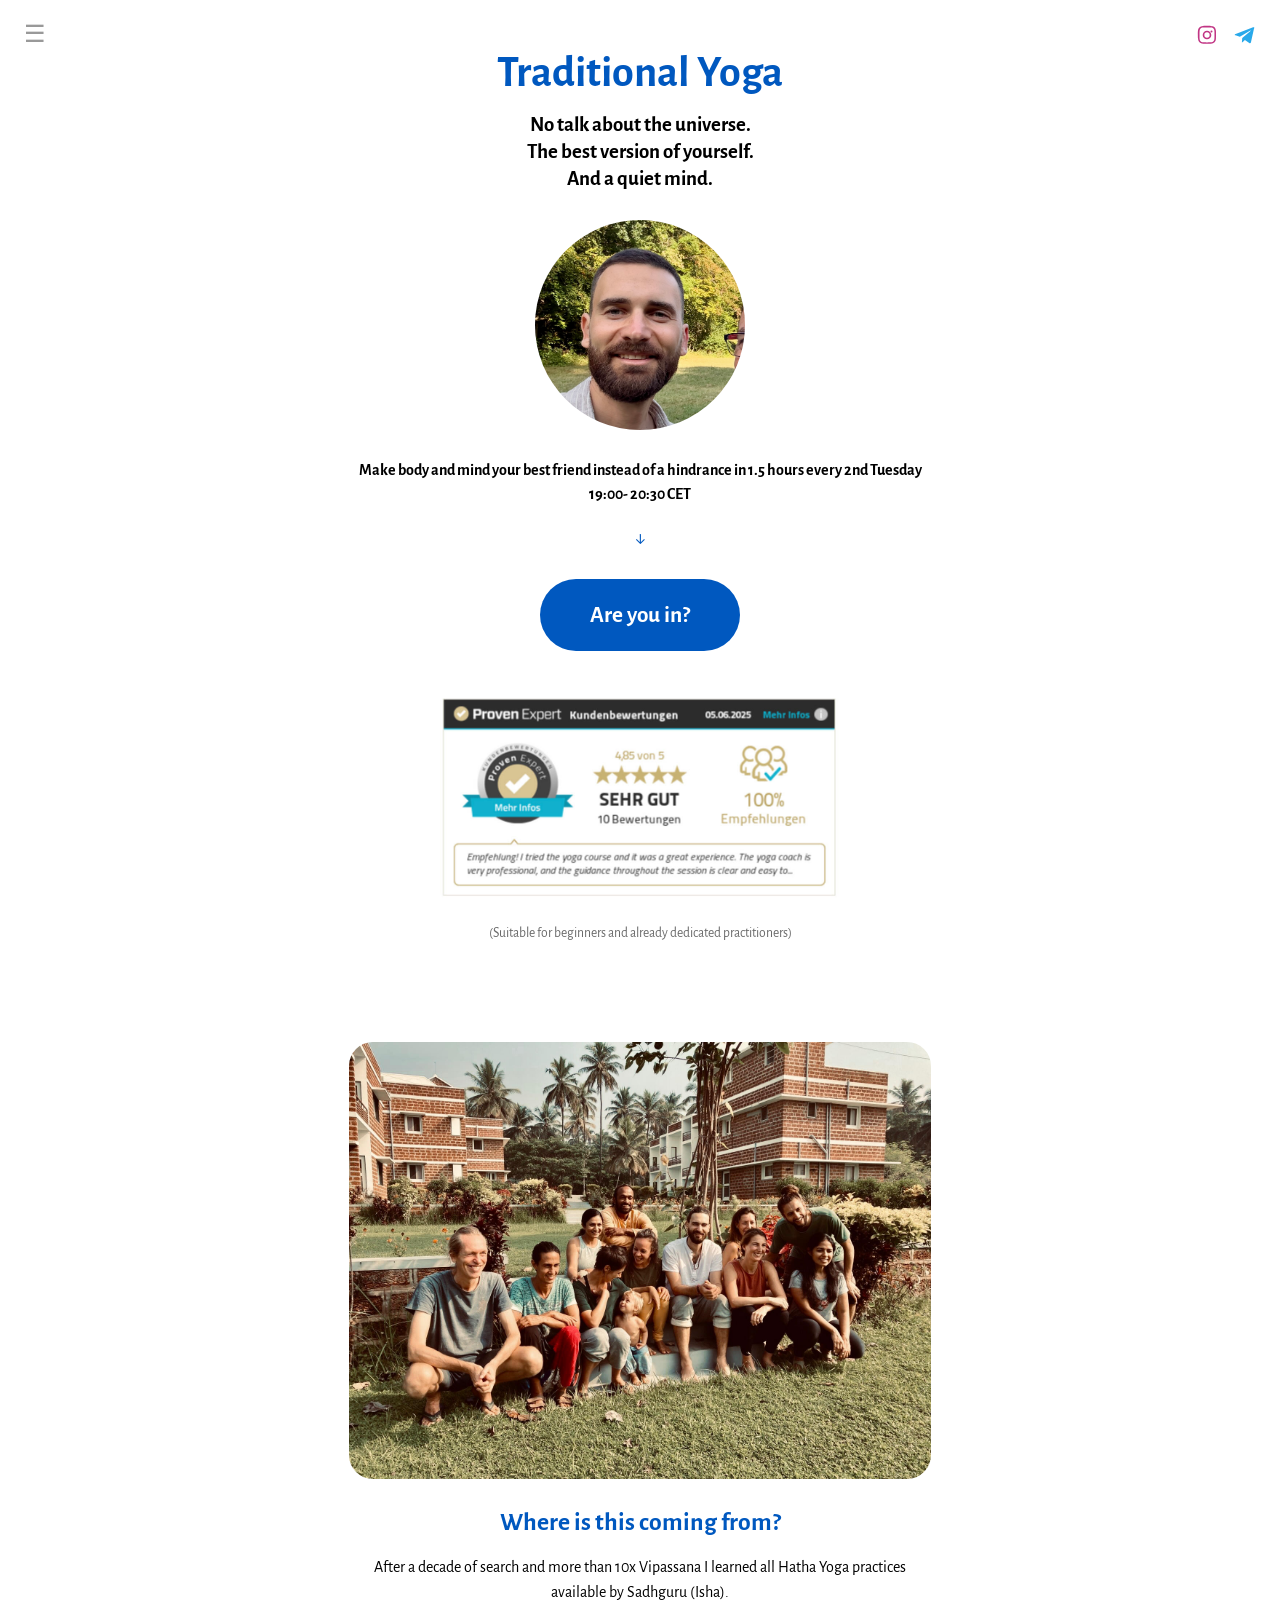
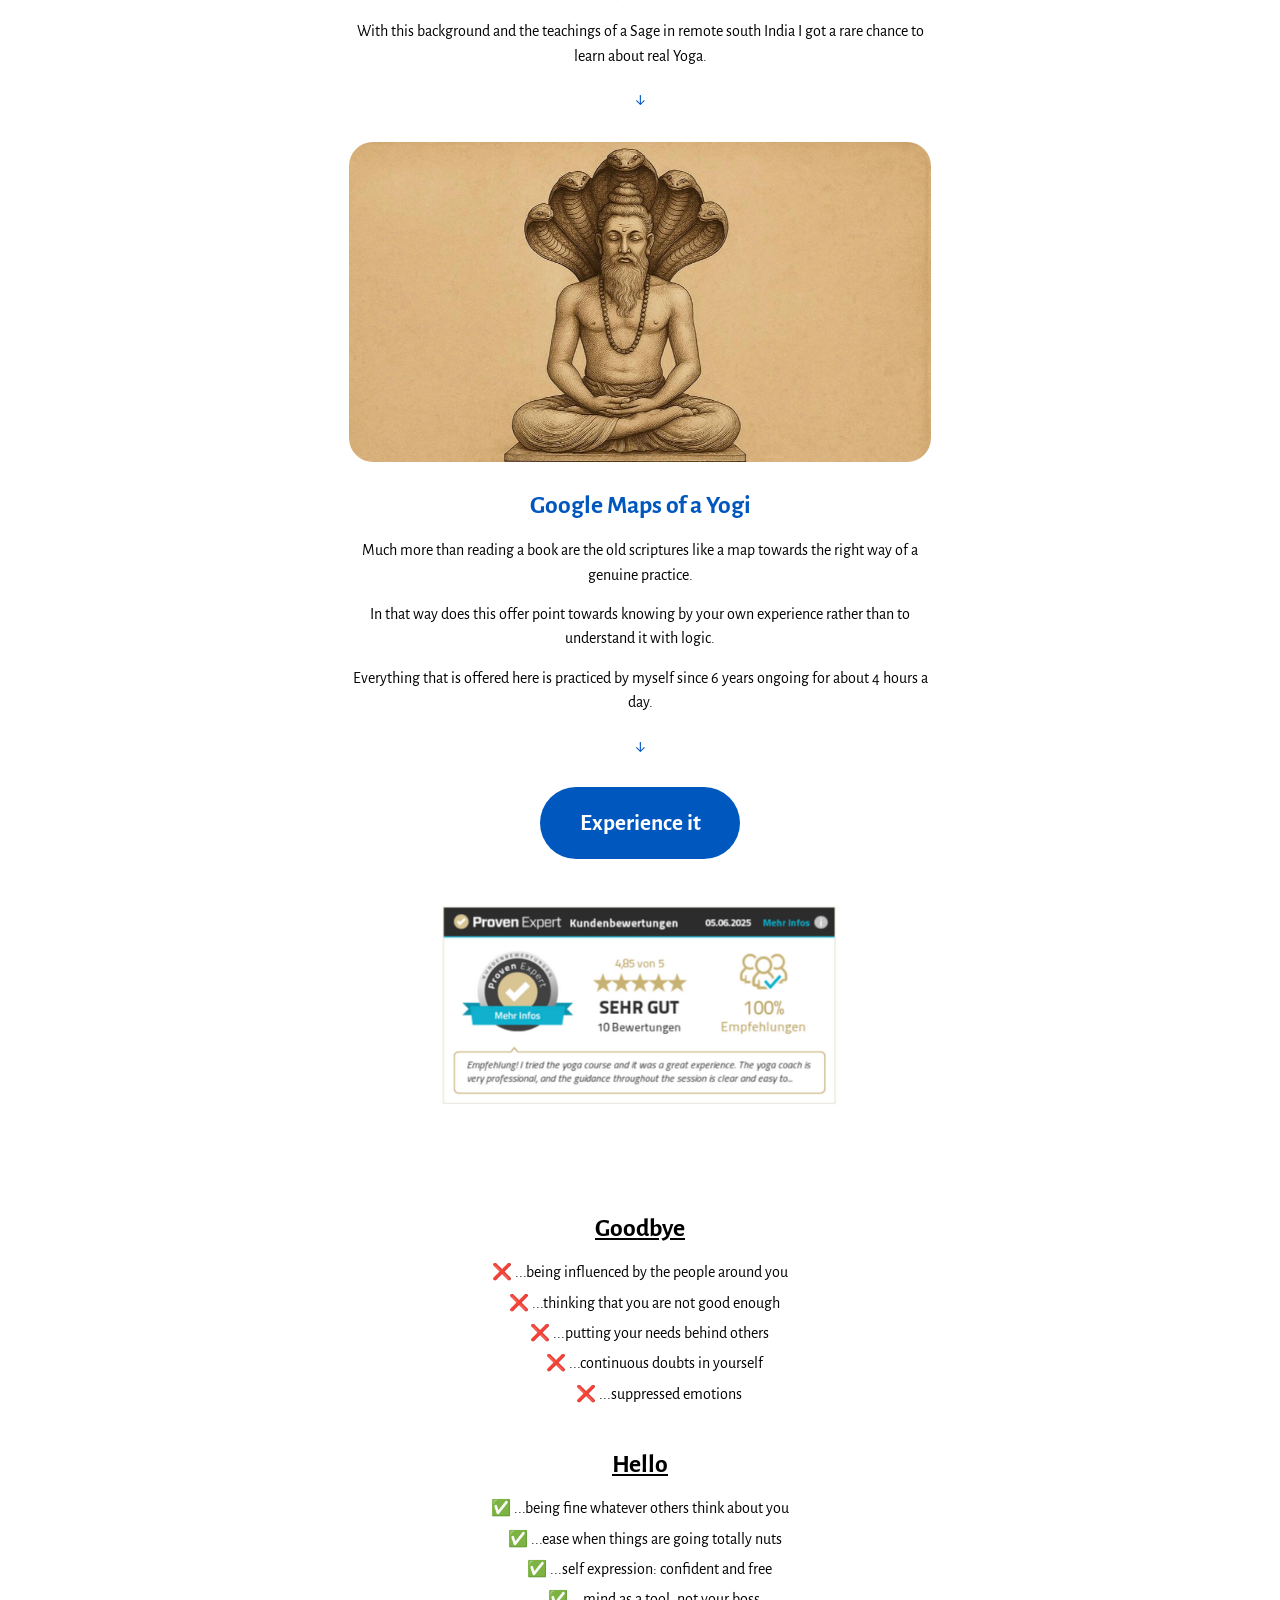
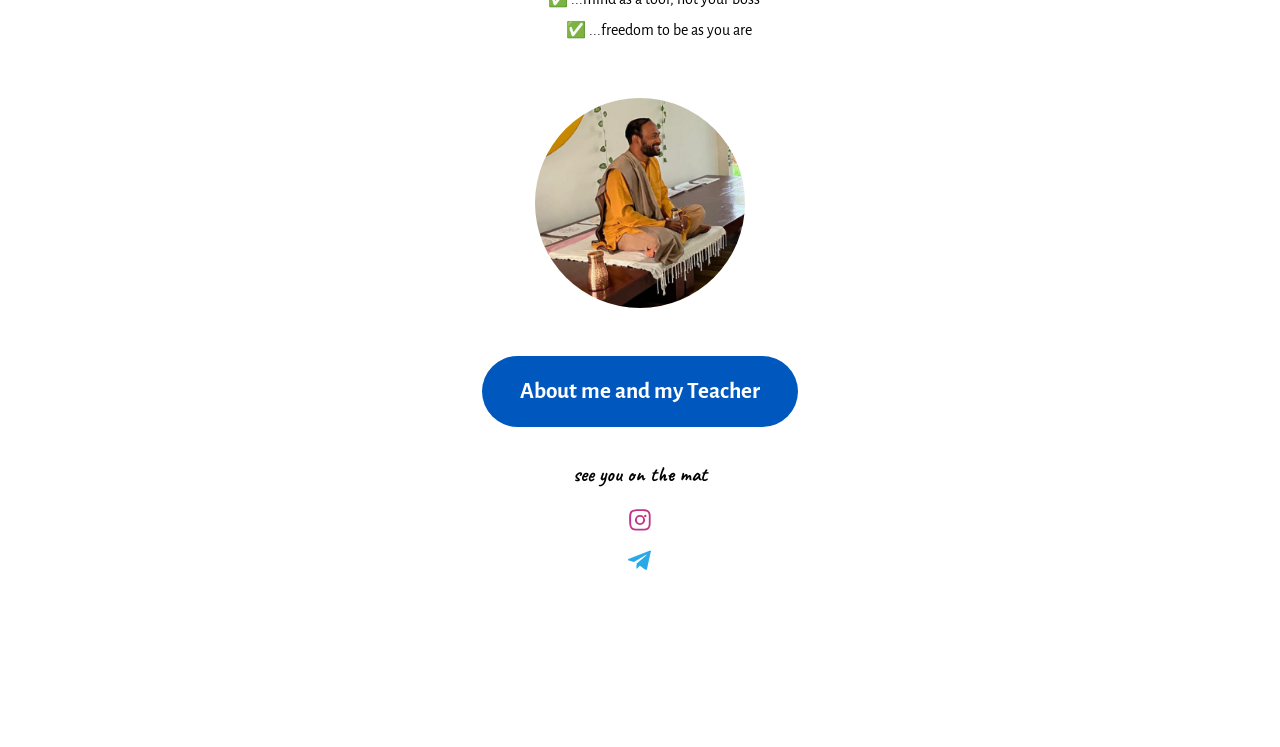
<file: index.html>
<!DOCTYPE html>
<html lang="en">
<head>
<meta charset="UTF-8">
<meta name="viewport" content="width=device-width, initial-scale=1.0">
<title>Sadhanawithflo — Traditional Yoga</title>
<meta name="description" content="Authentic Hatha Yoga instructor for busy professionals and meditators. Trained by a living master in South India. Practical techniques to ground yourself and sit longer in meditation.">
<meta property="og:title" content="Sadhanawithflo">
<meta property="og:description" content="Traditional Yoga received by a living master in remote south India.">
<meta property="og:image" content="assets/images/card.jpg">
<meta property="og:type" content="website">
<meta name="twitter:card" content="summary_large_image">
<link rel="preconnect" href="https://fonts.googleapis.com">
<link rel="preconnect" href="https://fonts.gstatic.com" crossorigin>
<link href="https://fonts.googleapis.com/css2?family=Alegreya+Sans:ital,wght@0,400;0,500;0,700;1,700&family=Caveat:wght@500;700&display=swap" rel="stylesheet">
<link rel="stylesheet" href="styles.css?v=20260712b">
<!-- Cookie Consent & Google Analytics 4 -->
<script>
  const CONSENT_KEY = 'sadhanawithflo-analytics-consent';

  function loadAnalytics() {
    const script = document.createElement('script');
    script.async = true;
    script.src = 'https://www.googletagmanager.com/gtag/js?id=G-EZ9LD0F3J9';
    document.head.appendChild(script);

    window.dataLayer = window.dataLayer || [];
    function gtag(){dataLayer.push(arguments);}
    window.gtag = gtag;
    gtag('js', new Date());
    gtag('config', 'G-EZ9LD0F3J9');
  }

  function getConsent() {
    return localStorage.getItem(CONSENT_KEY) === 'true';
  }

  if (getConsent()) {
    loadAnalytics();
  }
</script>

<!-- Schema Markup for SEO -->
<script type="application/ld+json">
{
  "@context": "https://schema.org",
  "@type": "Person",
  "name": "Florian Marx",
  "jobTitle": "Certified Hatha Yoga Instructor",
  "url": "https://sadhanawithflo.org",
  "image": "https://sadhanawithflo.org/assets/images/image05.jpg",
  "description": "Authentic Hatha Yoga instructor trained by a living master in South India. Offering private sessions and group classes for busy professionals, entrepreneurs, and meditators.",
  "location": {
    "@type": "Place",
    "name": "Jena, Germany"
  },
  "areaServed": ["DE", "AT", "CH", "International"],
  "availableChannel": ["Online", "In-Person"],
  "sameAs": [
    "https://www.instagram.com/sadhanawithflo",
    "https://www.trustpilot.com/review/sadhanawithflo.org",
    "https://www.provenexpert.com/sadhanawithflo/"
  ],
  "offers": {
    "@type": "AggregateOffer",
    "offers": [
      {
        "@type": "Offer",
        "name": "Private Yoga Session (60+ minutes)",
        "description": "Individual 60+ minute session with practical techniques for grounding and meditation preparation",
        "price": "49.99",
        "priceCurrency": "EUR",
        "url": "https://sadhanawithflo.org/#session"
      },
      {
        "@type": "Offer",
        "name": "Group Yoga Class (21 minutes)",
        "description": "The 21 minute quicky - learn a complete routine in 1 hour, practice it in 21 minutes by yourself",
        "price": "29.99",
        "priceCurrency": "EUR",
        "url": "https://sadhanawithflo.org/#session"
      },
      {
        "@type": "Offer",
        "name": "In-Person Donation-Based Class",
        "description": "In-person yoga class with flexible donation-based pricing",
        "priceCurrency": "EUR",
        "url": "https://sadhanawithflo.org/#session"
      }
    ]
  }
}
</script>

<!-- FAQ Schema Markup -->
<script type="application/ld+json">
{
  "@context": "https://schema.org",
  "@type": "FAQPage",
  "mainEntity": [
    {
      "@type": "Question",
      "name": "Is it only for beginner or advanced practitioner?",
      "acceptedAnswer": {
        "@type": "Answer",
        "text": "You can work with this approach as both a beginner and an advanced practitioner, as it starts from where you are right now and is not based on any belief system or religion. Depending on yourself, you can draw physical, mental, and spiritual benefits out of it. Specific advanced sessions are announced separately."
      }
    },
    {
      "@type": "Question",
      "name": "When and where can I attend a class?",
      "acceptedAnswer": {
        "@type": "Answer",
        "text": "Private classes are available online or in-person, depending on your location. Once you get in touch, we'll find a time slot that suits you. For updates on festival gigs, special classes and workshops follow us on Instagram (sadhanawithflo) or ask to join our WhatsApp group. If you're in the area, also feel free to visit the in-person class in Jena at Haus auf der Mauer."
      }
    },
    {
      "@type": "Question",
      "name": "Where did you learn this kind of Yoga?",
      "acceptedAnswer": {
        "@type": "Answer",
        "text": "From a genuine teacher and yogi in Srirangapatna, a town close to Mysuru in remote south India. Additionally, I draw my expertise from numerous Vipassana courses and years of disciplined practice of Isha Hatha Yoga."
      }
    },
    {
      "@type": "Question",
      "name": "Who is your teacher?",
      "acceptedAnswer": {
        "@type": "Answer",
        "text": "A sage and rare living human whose gentle approach deeply touches everyone around him by itself and yet does not interfere with your way of living at all. For more information, please message me privately."
      }
    },
    {
      "@type": "Question",
      "name": "How do you practice yourself?",
      "acceptedAnswer": {
        "@type": "Answer",
        "text": "I personally practice everything I offer for around 7 years now, 4 hours daily without interruption. Asana, Pranayama, Meditation. But practice doesn't stop in ordinary life—in fact, it should just continue."
      }
    },
    {
      "@type": "Question",
      "name": "I injured myself a while ago. Can I still join your class?",
      "acceptedAnswer": {
        "@type": "Answer",
        "text": "In any case, we will examine your current health condition very carefully upfront."
      }
    },
    {
      "@type": "Question",
      "name": "Does it interfere with the rules of Vipassana by S.N. Goenka in any way?",
      "acceptedAnswer": {
        "@type": "Answer",
        "text": "No. I respect the rules of the Vipassana tradition very much. In certain 10-day and 3-day courses, Goenka also talks about Asana and Pranayama and mentions practicing them before Vipassana, but to avoid certain other practices. After many sits and serves, I assure you—this leaves your Sila untouched."
      }
    }
  ]
}
</script>


</head>
<body>
<!-- Header with Navigation Menu -->
<div class="header-top">
  <div id="menu-toggle" class="menu-toggle">☰</div>
</div>

<!-- Social Icons Fixed Top Right -->
<div class="social-icons-fixed">
  <a href="https://www.instagram.com/sadhanawithflo?igsh=cjJpYWpoejdlZ2pn&utm_source=qr" target="_blank" rel="noopener" aria-label="Instagram" class="icon-instagram">
    <svg viewBox="0 0 24 24"><path fill="currentColor" d="M12 2c2.7 0 3 0 4.1.06 1.1.05 1.8.22 2.4.46.7.27 1.2.6 1.7 1.1.5.5.85 1 1.1 1.7.24.6.4 1.3.46 2.4.06 1.1.06 1.4.06 4.1s0 3-.06 4.1c-.05 1.1-.22 1.8-.46 2.4-.27.7-.6 1.2-1.1 1.7-.5.5-1 .85-1.7 1.1-.6.24-1.3.4-2.4.46-1.1.06-1.4.06-4.1.06s-3 0-4.1-.06c-1.1-.05-1.8-.22-2.4-.46-.7-.27-1.2-.6-1.7-1.1-.5-.5-.85-1-1.1-1.7-.24-.6-.4-1.3-.46-2.4C2 15 2 14.7 2 12s0-3 .06-4.1c.05-1.1.22-1.8.46-2.4.27-.7.6-1.2 1.1-1.7.5-.5 1-.85 1.7-1.1.6-.24 1.3-.4 2.4-.46C9 2 9.3 2 12 2zm0 1.8c-2.65 0-2.97 0-4 .06-.97.04-1.5.2-1.85.34-.46.18-.8.4-1.15.75-.35.35-.57.69-.75 1.15-.14.35-.3.88-.34 1.85-.05 1.03-.06 1.35-.06 4s0 2.97.06 4c.04.97.2 1.5.34 1.85.18.46.4.8.75 1.15.35.35.69.57 1.15.75.35.14.88.3 1.85.34 1.03.05 1.35.06 4 .06s2.97 0 4-.06c.97-.04 1.5-.2 1.85-.34.46-.18.8-.4 1.15-.75.35-.35.57-.69.75-1.15.14-.35.3-.88.34-1.85.05-1.03.06-1.35.06-4s0-2.97-.06-4c-.04-.97-.2-1.5-.34-1.85a3.1 3.1 0 0 0-.75-1.15 3.1 3.1 0 0 0-1.15-.75c-.35-.14-.88-.3-1.85-.34-1.03-.05-1.35-.06-4-.06zm0 3.5a4.7 4.7 0 1 1 0 9.4 4.7 4.7 0 0 1 0-9.4zm0 1.8a2.9 2.9 0 1 0 0 5.8 2.9 2.9 0 0 0 0-5.8zm4.9-2a1.1 1.1 0 1 1 0 2.2 1.1 1.1 0 0 1 0-2.2z"/></svg>
  </a>
  <a href="https://t.me/sadhanawithflo" target="_blank" rel="noopener" aria-label="Telegram" class="icon-telegram">
    <svg viewBox="0 0 24 24"><path fill="currentColor" d="M21.9 4.6 18.5 20c-.25 1.1-.93 1.37-1.87.86L11.9 17.4l-2.32 2.2c-.26.26-.48.48-.97.48l.35-4.9L18 7.5c.4-.36-.08-.55-.6-.2L6.4 13.9 1.6 12.4c-1.05-.33-1.07-1.05.22-1.55l19-7.3c.87-.33 1.63.2 1.35 1.05z"/></svg>
  </a>
</div>

<nav id="dropdown-menu" class="dropdown-menu">
  <a href="#page-home">Home</a>
  <a href="#page-session">Sessions</a>
  <a href="#page-aboutme">About me</a>
  <a href="#page-faq">FAQ</a>
</nav>

<!-- ============ HOME (visible on load) ============ -->
<main class="page active" id="page-home" data-page="home">

  <p class="title">Traditional Yoga</p>
  <h1 class="subtitle">No talk about the universe.<br>The best version of yourself.<br>And a quiet mind.</h1>

  <img class="portrait" src="assets/images/image05.jpg" alt="">

  <p class="body-text bold hero-tagline">Make body and mind your best friend instead of a hindrance in 1.5 hours every 2nd Tuesday 19:00- 20:30 CET</p>
  <p class="arrow">↓</p>
  <a class="btn" href="#page-session">Are you in?</a>

  <a class="review-widget" href="https://www.provenexpert.com/sadhanawithflo/?utm_source=Widget&utm_medium=Widget&utm_campaign=Widget" target="_blank" rel="noopener">
    <img src="assets/images/image02.jpg" alt="ProvenExpert reviews — Sehr gut">
  </a>
  <p class="muted small">(Suitable for beginners and already dedicated practitioners)</p>

  <p class="teacher-credit" aria-hidden="true"></p>

  <img class="photo" src="assets/images/gallery07/b590a938_original.jpg" alt="Group at the ashram in south India">
  <h2 class="heading-blue">Where is this coming from?</h2>
  <p class="body-text">After a decade of search and more than 10x Vipassana I learned all Hatha Yoga practices available by Sadhguru (Isha).</p>
  <p class="body-text">With this background and the teachings of a Sage in remote south India I got a rare chance to learn about real Yoga.</p>
  <p class="arrow">↓</p>

  <img class="photo" src="assets/images/gallery02/054e3dfd.jpg" alt="Illustration of a sage">
  <h2 class="heading-blue">Google Maps of a Yogi</h2>
  <p class="body-text">Much more than reading a book are the old scriptures like a map towards the right way of a genuine practice.</p>
  <p class="body-text">In that way does this offer point towards knowing by your own experience rather than to understand it with logic.</p>
  <p class="body-text">Everything that is offered here is practiced by myself since 6 years ongoing for about 4 hours a day.</p>
  <p class="arrow">↓</p>
  <a class="btn" href="#page-session">Experience it</a>

  <a class="review-widget" href="https://www.provenexpert.com/sadhanawithflo/?utm_source=Widget&utm_medium=Widget&utm_campaign=Widget" target="_blank" rel="noopener">
    <img src="assets/images/image13.jpg" alt="ProvenExpert reviews — Sehr gut">
  </a>

  <p class="teacher-credit" aria-hidden="true"></p>

  <div class="goodbye-hello">
    <div class="goodbye">
      <h3 class="underline-heading">Goodbye</h3>
      <ul>
        <li>❌ ...being influenced by the people around you</li>
        <li>❌ ...thinking that you are not good enough</li>
        <li>❌ ...putting your needs behind others</li>
        <li>❌ ...continuous doubts in yourself</li>
        <li>❌ ...suppressed emotions</li>
      </ul>
    </div>
    <div class="hello">
      <h3 class="underline-heading">Hello</h3>
      <ul>
        <li>✅ ...being fine whatever others think about you</li>
        <li>✅ ...ease when things are going totally nuts</li>
        <li>✅ ...self expression: confident and free</li>
        <li>✅ ...mind as a tool, not your boss</li>
        <li>✅ ...freedom to be as you are</li>
      </ul>
    </div>
  </div>
  <!-- goodbye-hello stacked layout defined in CSS -->

  <img class="portrait" src="assets/images/image14.jpg" alt="">
  <p class="sun-emoji"></p>
  <a class="btn" href="#page-aboutme">About me and my Teacher</a>
  <p class="script large small">see you on the mat</p>

  <div class="social-row stacked">
    <a href="https://www.instagram.com/sadhanawithflo?igsh=cjJpYWpoejdlZ2pn&utm_source=qr" target="_blank" rel="noopener" aria-label="Instagram" class="icon-instagram">
      <svg viewBox="0 0 24 24"><path fill="currentColor" d="M12 2c2.7 0 3 0 4.1.06 1.1.05 1.8.22 2.4.46.7.27 1.2.6 1.7 1.1.5.5.85 1 1.1 1.7.24.6.4 1.3.46 2.4.06 1.1.06 1.4.06 4.1s0 3-.06 4.1c-.05 1.1-.22 1.8-.46 2.4-.27.7-.6 1.2-1.1 1.7-.5.5-1 .85-1.7 1.1-.6.24-1.3.4-2.4.46-1.1.06-1.4.06-4.1.06s-3 0-4.1-.06c-1.1-.05-1.8-.22-2.4-.46-.7-.27-1.2-.6-1.7-1.1-.5-.5-.85-1-1.1-1.7-.24-.6-.4-1.3-.46-2.4C2 15 2 14.7 2 12s0-3 .06-4.1c.05-1.1.22-1.8.46-2.4.27-.7.6-1.2 1.1-1.7.5-.5 1-.85 1.7-1.1.6-.24 1.3-.4 2.4-.46C9 2 9.3 2 12 2zm0 1.8c-2.65 0-2.97 0-4 .06-.97.04-1.5.2-1.85.34-.46.18-.8.4-1.15.75-.35.35-.57.69-.75 1.15-.14.35-.3.88-.34 1.85-.05 1.03-.06 1.35-.06 4s0 2.97.06 4c.04.97.2 1.5.34 1.85.18.46.4.8.75 1.15.35.35.69.57 1.15.75.35.14.88.3 1.85.34 1.03.05 1.35.06 4 .06s2.97 0 4-.06c.97-.04 1.5-.2 1.85-.34.46-.18.8-.4 1.15-.75.35-.35.57-.69.75-1.15.14-.35.3-.88.34-1.85.05-1.03.06-1.35.06-4s0-2.97-.06-4c-.04-.97-.2-1.5-.34-1.85a3.1 3.1 0 0 0-.75-1.15 3.1 3.1 0 0 0-1.15-.75c-.35-.14-.88-.3-1.85-.34-1.03-.05-1.35-.06-4-.06zm0 3.5a4.7 4.7 0 1 1 0 9.4 4.7 4.7 0 0 1 0-9.4zm0 1.8a2.9 2.9 0 1 0 0 5.8 2.9 2.9 0 0 0 0-5.8zm4.9-2a1.1 1.1 0 1 1 0 2.2 1.1 1.1 0 0 1 0-2.2z"/></svg>
    </a>
    <a href="https://t.me/sadhanawithflo" target="_blank" rel="noopener" aria-label="Telegram" class="icon-telegram">
      <svg viewBox="0 0 24 24"><path fill="currentColor" d="M21.9 4.6 18.5 20c-.25 1.1-.93 1.37-1.87.86L11.9 17.4l-2.32 2.2c-.26.26-.48.48-.97.48l.35-4.9L18 7.5c.4-.36-.08-.55-.6-.2L6.4 13.9 1.6 12.4c-1.05-.33-1.07-1.05.22-1.55l19-7.3c.87-.33 1.63.2 1.35 1.05z"/></svg>
    </a>
  </div>

  <p class="teacher-credit" aria-hidden="true"></p>


</main>

<!-- ============ ABOUT ME (page) ============ -->
<main class="page" id="page-aboutme" data-page="aboutme">
  <h2 class="heading-blue">Other than expected</h2>
  <p class="body-text">After traveling for 7 years, more than 6000 hours of meditation, 100+ days in Vipassana centers worldwide, I stumbled into the presence of a living Master.</p>
  <p class="body-text bold">On a surfboard in Australia...</p>

  <img class="portrait" src="assets/images/image04.jpg" alt="">

  <p class="body-text">I had everything I need. Yet unknowingly I've been hiding some real issues deep down behind my abundant lifestyle following me wherever I would go like a shadow in my mind, but then:</p>
  <p class="body-text">Catching my first wave in the ocean I had no thoughts and since a long time my head was just empty. These moments sparked up a new direction to live like that, not only in the water.</p>
  <p class="body-text">After years of trying out literally everything possible I finally found something that worked out and made a massive difference in how I experience day to day life now. 🍀</p>
  <p class="body-text">In the very beginning this has been Vipassana by S.N. Goenka &amp; Hatha Yoga of Sadhguru, which I practiced very intensely for about 4- 5 hours a day in the next 4 years with no break.</p>
  <p class="body-text">Without any effort I would stop to drink, smoke and quit a bunch of other habits I could not get rid off for decades with absolute ease just by itself. It was yet only the very beginning.</p>

  <img class="portrait" src="assets/images/image03.jpg" alt="">

  <p class="body-text">Then, through a fellow Sadhaka's brief recommendation I met a very special person in remote south India, where I did never expect such human to be. Life has never been same since.</p>
  <p class="body-text">All those efforts led to this very fortunate opportunity: a person who mastered life in every way, which is willing to teach in no try to get anywhere anymore as just a mirror of life as it is…</p>
  <p class="body-text">...that now I am natural drawn to share with you everything that practically worked out for myself as It made such a difference in my life that I can't just keep it for myself.</p>

  <a class="btn" href="#page-session">Practice with me</a>
</main>

<!-- ============ SESSION / OFFERS (page) ============ -->
<main class="page" id="page-session" data-page="session">

  <img class="icon-circle" src="assets/images/image15.jpg" alt="">
  <p class="body-text bold">Every 2nd week 19:00- 20:30 CET</p>
  <h2 class="heading-blue">Tuesday Live Class</h2>
  <ul class="check-list">
    <li>✅ Reset your entire week.</li>
    <li>✅ Receive individual feedback.</li>
    <li>✅ Asana | Pranayama | Meditation.</li>
  </ul>
  <img class="photo photo-inset" src="assets/images/gallery04/4b831142_original.jpg" alt="Regular class">
  <a class="review-widget" href="https://www.provenexpert.com/sadhanawithflo/?utm_source=Widget&utm_medium=Widget&utm_campaign=Widget" target="_blank" rel="noopener">
    <img src="assets/images/image10.jpg" alt="ProvenExpert reviews — Sehr gut">
  </a>
  <img class="price-ticket" src="assets/images/image09_new.png" alt="12.99€ / class">
  <p class="body-text">↓ Join our whatsapp group ↓</p>
  <a class="btn" href="https://wa.me/+4915679483537?text=Hey%F0%9F%99%8B%F0%9F%8F%BB%E2%80%8D%E2%99%82%EF%B8%8F%20I%27d%20like%20to%20join%20the%20group!" target="_blank" rel="noopener">Count me in</a>

  <div class="social-row stacked">
    <a href="https://www.instagram.com/sadhanawithflo?igsh=cjJpYWpoejdlZ2pn&utm_source=qr" target="_blank" rel="noopener" aria-label="Instagram" class="icon-instagram">
      <svg viewBox="0 0 24 24"><path fill="currentColor" d="M12 2c2.7 0 3 0 4.1.06 1.1.05 1.8.22 2.4.46.7.27 1.2.6 1.7 1.1.5.5.85 1 1.1 1.7.24.6.4 1.3.46 2.4.06 1.1.06 1.4.06 4.1s0 3-.06 4.1c-.05 1.1-.22 1.8-.46 2.4-.27.7-.6 1.2-1.1 1.7-.5.5-1 .85-1.7 1.1-.6.24-1.3.4-2.4.46-1.1.06-1.4.06-4.1.06s-3 0-4.1-.06c-1.1-.05-1.8-.22-2.4-.46-.7-.27-1.2-.6-1.7-1.1-.5-.5-.85-1-1.1-1.7-.24-.6-.4-1.3-.46-2.4C2 15 2 14.7 2 12s0-3 .06-4.1c.05-1.1.22-1.8.46-2.4.27-.7.6-1.2 1.1-1.7.5-.5 1-.85 1.7-1.1.6-.24 1.3-.4 2.4-.46C9 2 9.3 2 12 2zm0 1.8c-2.65 0-2.97 0-4 .06-.97.04-1.5.2-1.85.34-.46.18-.8.4-1.15.75-.35.35-.57.69-.75 1.15-.14.35-.3.88-.34 1.85-.05 1.03-.06 1.35-.06 4s0 2.97.06 4c.04.97.2 1.5.34 1.85.18.46.4.8.75 1.15.35.35.69.57 1.15.75.35.14.88.3 1.85.34 1.03.05 1.35.06 4 .06s2.97 0 4-.06c.97-.04 1.5-.2 1.85-.34.46-.18.8-.4 1.15-.75.35-.35.57-.69.75-1.15.14-.35.3-.88.34-1.85.05-1.03.06-1.35.06-4s0-2.97-.06-4c-.04-.97-.2-1.5-.34-1.85a3.1 3.1 0 0 0-.75-1.15 3.1 3.1 0 0 0-1.15-.75c-.35-.14-.88-.3-1.85-.34-1.03-.05-1.35-.06-4-.06zm0 3.5a4.7 4.7 0 1 1 0 9.4 4.7 4.7 0 0 1 0-9.4zm0 1.8a2.9 2.9 0 1 0 0 5.8 2.9 2.9 0 0 0 0-5.8zm4.9-2a1.1 1.1 0 1 1 0 2.2 1.1 1.1 0 0 1 0-2.2z"/></svg>
    </a>
    <a href="https://t.me/sadhanawithflo" target="_blank" rel="noopener" aria-label="Telegram" class="icon-telegram">
      <svg viewBox="0 0 24 24"><path fill="currentColor" d="M21.9 4.6 18.5 20c-.25 1.1-.93 1.37-1.87.86L11.9 17.4l-2.32 2.2c-.26.26-.48.48-.97.48l.35-4.9L18 7.5c.4-.36-.08-.55-.6-.2L6.4 13.9 1.6 12.4c-1.05-.33-1.07-1.05.22-1.55l19-7.3c.87-.33 1.63.2 1.35 1.05z"/></svg>
    </a>
  </div>

  <p class="blank-spacer" aria-hidden="true"></p>

  <p class="body-text">↓ Or get even more out of it ↓</p>
  <h2 class="heading-blue">Into or start with a private class</h2>
  <ul class="check-list">
    <li>✅ Practical 1 on 1 session + handout</li>
    <li>✅ Integration into your life situation</li>
    <li>✅ Support for your current challenge</li>
  </ul>
  <img class="portrait" src="assets/images/image06.jpg" alt="">
  <img class="price-ticket" src="assets/images/image_price_private.png" alt="49.99€ / session">
  <p class="body-text bold summer-offer">☀️ LIMITED SUMMER OFFER ☀️</p>
  <a class="btn" href="https://wa.me/+4915679483537?text=Secure%20my%20session%20and%20show%20me%20the%20available%20timings%20please" target="_blank" rel="noopener">Start here</a>

  <div class="social-row stacked">
    <a href="https://www.instagram.com/sadhanawithflo?igsh=cjJpYWpoejdlZ2pn&utm_source=qr" target="_blank" rel="noopener" aria-label="Instagram" class="icon-instagram">
      <svg viewBox="0 0 24 24"><path fill="currentColor" d="M12 2c2.7 0 3 0 4.1.06 1.1.05 1.8.22 2.4.46.7.27 1.2.6 1.7 1.1.5.5.85 1 1.1 1.7.24.6.4 1.3.46 2.4.06 1.1.06 1.4.06 4.1s0 3-.06 4.1c-.05 1.1-.22 1.8-.46 2.4-.27.7-.6 1.2-1.1 1.7-.5.5-1 .85-1.7 1.1-.6.24-1.3.4-2.4.46-1.1.06-1.4.06-4.1.06s-3 0-4.1-.06c-1.1-.05-1.8-.22-2.4-.46-.7-.27-1.2-.6-1.7-1.1-.5-.5-.85-1-1.1-1.7-.24-.6-.4-1.3-.46-2.4C2 15 2 14.7 2 12s0-3 .06-4.1c.05-1.1.22-1.8.46-2.4.27-.7.6-1.2 1.1-1.7.5-.5 1-.85 1.7-1.1.6-.24 1.3-.4 2.4-.46C9 2 9.3 2 12 2zm0 1.8c-2.65 0-2.97 0-4 .06-.97.04-1.5.2-1.85.34-.46.18-.8.4-1.15.75-.35.35-.57.69-.75 1.15-.14.35-.3.88-.34 1.85-.05 1.03-.06 1.35-.06 4s0 2.97.06 4c.04.97.2 1.5.34 1.85.18.46.4.8.75 1.15.35.35.69.57 1.15.75.35.14.88.3 1.85.34 1.03.05 1.35.06 4 .06s2.97 0 4-.06c.97-.04 1.5-.2 1.85-.34.46-.18.8-.4 1.15-.75.35-.35.57-.69.75-1.15.14-.35.3-.88.34-1.85.05-1.03.06-1.35.06-4s0-2.97-.06-4c-.04-.97-.2-1.5-.34-1.85a3.1 3.1 0 0 0-.75-1.15 3.1 3.1 0 0 0-1.15-.75c-.35-.14-.88-.3-1.85-.34-1.03-.05-1.35-.06-4-.06zm0 3.5a4.7 4.7 0 1 1 0 9.4 4.7 4.7 0 0 1 0-9.4zm0 1.8a2.9 2.9 0 1 0 0 5.8 2.9 2.9 0 0 0 0-5.8zm4.9-2a1.1 1.1 0 1 1 0 2.2 1.1 1.1 0 0 1 0-2.2z"/></svg>
    </a>
    <a href="https://t.me/sadhanawithflo" target="_blank" rel="noopener" aria-label="Telegram" class="icon-telegram">
      <svg viewBox="0 0 24 24"><path fill="currentColor" d="M21.9 4.6 18.5 20c-.25 1.1-.93 1.37-1.87.86L11.9 17.4l-2.32 2.2c-.26.26-.48.48-.97.48l.35-4.9L18 7.5c.4-.36-.08-.55-.6-.2L6.4 13.9 1.6 12.4c-1.05-.33-1.07-1.05.22-1.55l19-7.3c.87-.33 1.63.2 1.35 1.05z"/></svg>
    </a>
  </div>

  <p class="body-text schedule-text">or schedule your:</p>
  <a class="back-link-inline" href="#page-session">↑ Live class ↑</a>
</main>

<!-- ============ OTHER OFFERS (21min / in-person / vipassana+yoga) ============ -->
<main class="page" id="page-a" data-page="a">

  <p class="body-text bold">Vipassana meets Yoga: 1h ✅</p>
  <h2 class="heading-blue">"The 21 minute quicky"</h2>
  <p class="body-text bold">Individual online class:</p>
  <p class="body-text">Learn a complete routine in 2 hours. Practice it in 21 minutes by yourself.</p>
  <img class="icon-square" src="assets/images/image07.jpg" alt="">
  <ul class="check-list">
    <li>✅ Bring your chaotic day into ease.</li>
    <li>✅ Asana | Pranayama | Meditation.</li>
    <li>✅ Packed up for the busy in 21 min.</li>
    <li>🎁 Tips on practical integration</li>
    <li>🎁 Personal support in the class</li>
    <li>🎁 Individual handout included</li>
  </ul>
  <p class="body-text bold">Request your session here:</p>
  <p class="arrow">↓</p>
  <div class="social-row stacked">
    <a href="https://www.instagram.com/sadhanawithflo?igsh=cjJpYWpoejdlZ2pn&utm_source=qr" target="_blank" rel="noopener" aria-label="Instagram" class="icon-instagram">
      <svg viewBox="0 0 24 24"><path fill="currentColor" d="M12 2c2.7 0 3 0 4.1.06 1.1.05 1.8.22 2.4.46.7.27 1.2.6 1.7 1.1.5.5.85 1 1.1 1.7.24.6.4 1.3.46 2.4.06 1.1.06 1.4.06 4.1s0 3-.06 4.1c-.05 1.1-.22 1.8-.46 2.4-.27.7-.6 1.2-1.1 1.7-.5.5-1 .85-1.7 1.1-.6.24-1.3.4-2.4.46-1.1.06-1.4.06-4.1.06s-3 0-4.1-.06c-1.1-.05-1.8-.22-2.4-.46-.7-.27-1.2-.6-1.7-1.1-.5-.5-.85-1-1.1-1.7-.24-.6-.4-1.3-.46-2.4C2 15 2 14.7 2 12s0-3 .06-4.1c.05-1.1.22-1.8.46-2.4.27-.7.6-1.2 1.1-1.7.5-.5 1-.85 1.7-1.1.6-.24 1.3-.4 2.4-.46C9 2 9.3 2 12 2zm0 1.8c-2.65 0-2.97 0-4 .06-.97.04-1.5.2-1.85.34-.46.18-.8.4-1.15.75-.35.35-.57.69-.75 1.15-.14.35-.3.88-.34 1.85-.05 1.03-.06 1.35-.06 4s0 2.97.06 4c.04.97.2 1.5.34 1.85.18.46.4.8.75 1.15.35.35.69.57 1.15.75.35.14.88.3 1.85.34 1.03.05 1.35.06 4 .06s2.97 0 4-.06c.97-.04 1.5-.2 1.85-.34.46-.18.8-.4 1.15-.75.35-.35.57-.69.75-1.15.14-.35.3-.88.34-1.85.05-1.03.06-1.35.06-4s0-2.97-.06-4c-.04-.97-.2-1.5-.34-1.85a3.1 3.1 0 0 0-.75-1.15 3.1 3.1 0 0 0-1.15-.75c-.35-.14-.88-.3-1.85-.34-1.03-.05-1.35-.06-4-.06zm0 3.5a4.7 4.7 0 1 1 0 9.4 4.7 4.7 0 0 1 0-9.4zm0 1.8a2.9 2.9 0 1 0 0 5.8 2.9 2.9 0 0 0 0-5.8zm4.9-2a1.1 1.1 0 1 1 0 2.2 1.1 1.1 0 0 1 0-2.2z"/></svg>
    </a>
    <a href="https://t.me/sadhanawithflo" target="_blank" rel="noopener" aria-label="Telegram" class="icon-telegram">
      <svg viewBox="0 0 24 24"><path fill="currentColor" d="M21.9 4.6 18.5 20c-.25 1.1-.93 1.37-1.87.86L11.9 17.4l-2.32 2.2c-.26.26-.48.48-.97.48l.35-4.9L18 7.5c.4-.36-.08-.55-.6-.2L6.4 13.9 1.6 12.4c-1.05-.33-1.07-1.05.22-1.55l19-7.3c.87-.33 1.63.2 1.35 1.05z"/></svg>
    </a>
  </div>

  <hr>

  <a class="review-widget" href="https://www.provenexpert.com/sadhanawithflo/?utm_source=Widget&utm_medium=Widget&utm_campaign=Widget" target="_blank" rel="noopener">
    <img src="assets/images/image01.jpg" alt="ProvenExpert reviews — Sehr gut">
  </a>
  <h2 class="heading-blue">"In person class"</h2>
  <p class="body-text bold">Regular class: 1.5h, currently in Jena 🇩🇪</p>
  <img class="photo" src="assets/images/image08.jpg" alt="">
  <p class="body-text">Involve yourself into a our yogic class designed by my teacher for benefit of your Sadhana and the needs of today.</p>
  <p class="body-text bold">Be part of our regular class</p>
  <p class="arrow">↓</p>
  <h3 class="underline-heading small">-Get in touch via Telegram-</h3>
  <a class="btn" href="https://t.me/sadhanawithflo" target="_blank" rel="noopener">Telegram</a>

  <hr>

  <p class="body-text bold">For regular meditators</p>
  <a class="btn" href="#a">Vipassana + Yoga</a>
  <h2 class="heading-blue">Authentic yogic techniques specifically for Vipassana meditators within the guidelines of S.N. Goenka.</h2>
</main>

<script src="script.js?v=20260712b"></script>

<script>
// Page navigation
function showPage(pageId) {
  document.querySelectorAll('.page').forEach(page => {
    page.classList.remove('active');
  });
  const targetPage = document.getElementById(pageId);
  if (targetPage) {
    targetPage.classList.add('active');
    window.scrollTo(0, 0);
  }
}

window.addEventListener('hashchange', function() {
  const hash = window.location.hash.slice(1);
  const pageId = hash || 'page-home';
  showPage(pageId);
});

// Initial page load
const initialHash = window.location.hash.slice(1);
showPage(initialHash || 'page-home');

// Menu toggle functionality
const menuToggle = document.getElementById('menu-toggle');
const dropdownMenu = document.getElementById('dropdown-menu');

menuToggle.addEventListener('click', function(e) {
  e.stopPropagation();
  dropdownMenu.classList.toggle('active');
});

// Close menu when clicking outside
document.addEventListener('click', function() {
  dropdownMenu.classList.remove('active');
});

// Close menu when a link is clicked
dropdownMenu.querySelectorAll('a').forEach(link => {
  link.addEventListener('click', function() {
    dropdownMenu.classList.remove('active');
  });
});
</script>

<style>
.header-top {
  position: fixed;
  top: 1.5rem;
  left: 1.5rem;
  z-index: 1000;
  display: flex;
  align-items: center;
  height: 22px;
}

.menu-toggle {
  font-size: 1.5rem;
  color: #999;
  cursor: pointer;
  user-select: none;
  transition: color 0.2s ease;
  line-height: 1;
  padding: 0;
}

.menu-toggle:hover {
  color: #666;
}

.social-icons-fixed {
  position: fixed;
  top: 1.5rem;
  right: 1.5rem;
  display: flex;
  gap: 1rem;
  align-items: center;
  z-index: 1000;
  height: 22px;
}

.social-icons-fixed a {
  width: 22px;
  height: 22px;
  transition: color 0.2s ease;
}

.social-icons-fixed a.icon-instagram {
  color: #C13584;
}

.social-icons-fixed a.icon-telegram {
  color: #29A9EA;
}

.social-icons-fixed a:hover {
  opacity: 0.8;
}

.social-icons-fixed svg {
  width: 100%;
  height: 100%;
  display: block;
}

.dropdown-menu {
  position: fixed;
  top: 4rem;
  left: 1.5rem;
  background: white;
  border: 1px solid #e5e5e5;
  border-radius: 8px;
  padding: 0;
  min-width: 150px;
  box-shadow: 0 4px 12px rgba(0, 0, 0, 0.1);
  z-index: 999;
  display: none;
  flex-direction: column;
}

.dropdown-menu.active {
  display: flex;
}

.dropdown-menu a {
  padding: 0.9rem 1.5rem;
  text-decoration: none;
  color: #0058BF;
  font-weight: 500;
  font-size: 0.95rem;
  border-bottom: 1px solid #f0f0f0;
  transition: background 0.2s ease;
}

.dropdown-menu a:last-child {
  border-bottom: none;
}

.dropdown-menu a:hover {
  background: #f5f5f5;
  color: #003d8a;
}

@media (max-width: 480px) {
  .header-top {
    top: 1rem;
    left: 1rem;
  }

  .menu-toggle {
    font-size: 1.8rem;
  }

  .social-icons-fixed {
    top: 1rem;
    right: 1rem;
    gap: 0.8rem;
  }

  .dropdown-menu {
    top: 3.5rem;
    left: 1rem;
  }
}

.faq-item {
  margin: 2rem 0;
}

.faq-question {
  color: var(--primary);
  font-weight: 700;
  font-size: 1rem;
  margin: 0 0 0.75rem 0;
  line-height: 1.3;
}

.faq-item .body-text {
  text-align: center;
  margin: 0 0 1.5rem 0;
  font-size: 1rem;
  color: var(--text);
  line-height: 1.55;
}
</style>

</body>
</html>
</file>
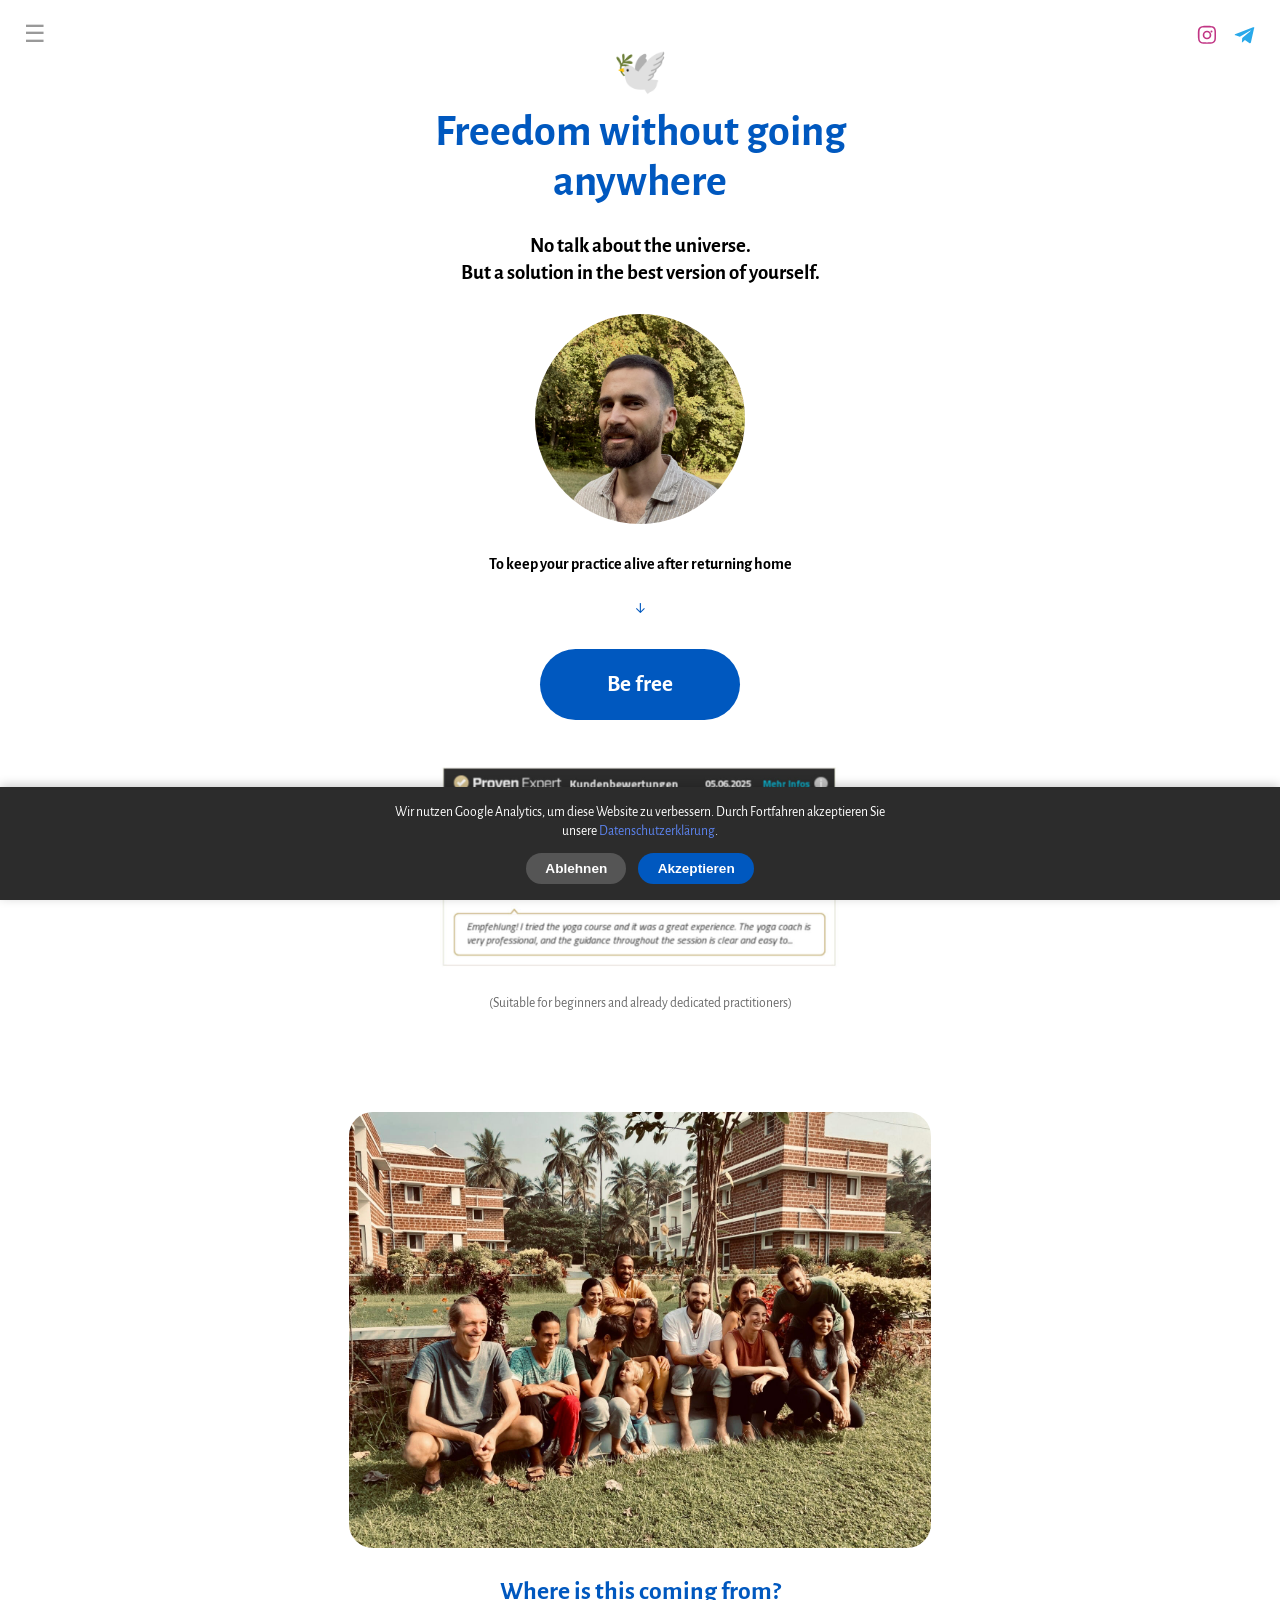
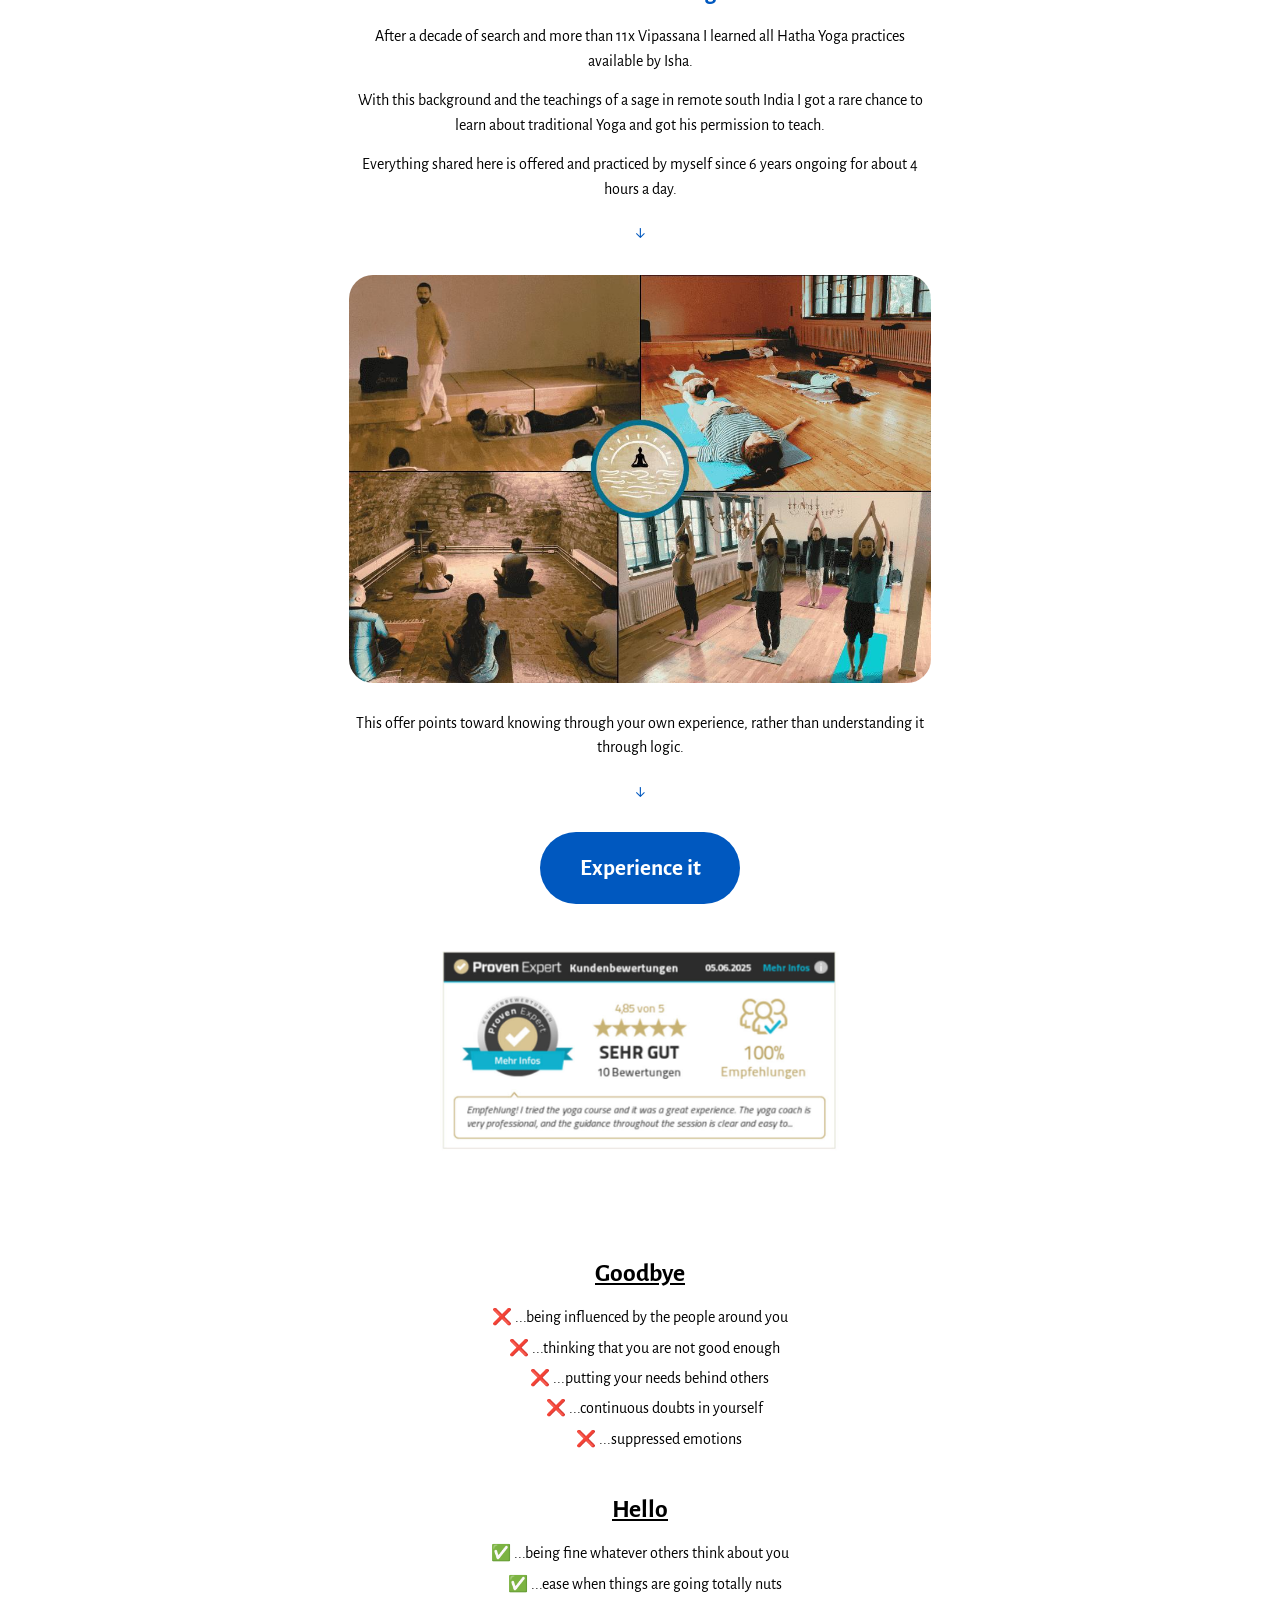
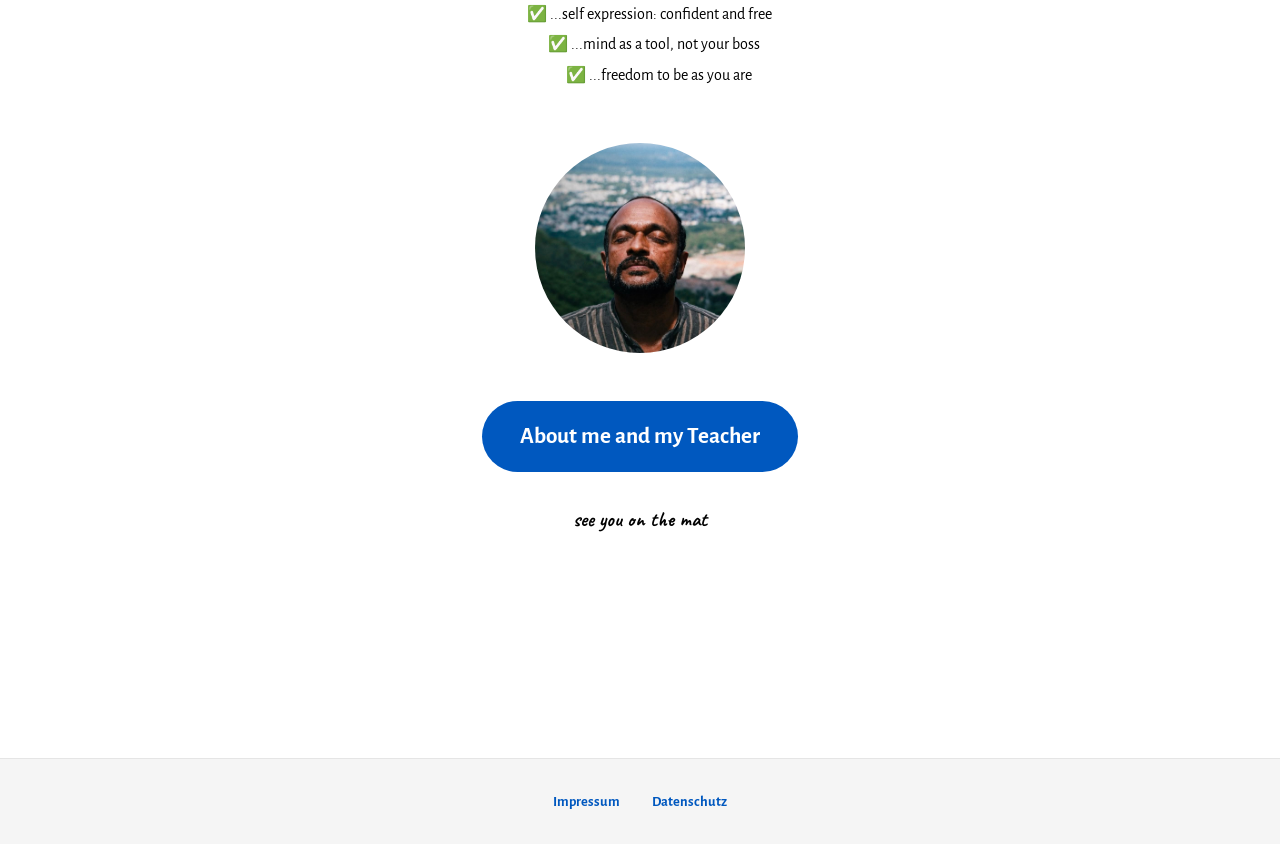
<file: docs/index.html>
<!DOCTYPE html>
<html lang="en">
<head>
<meta charset="UTF-8">
<meta name="viewport" content="width=device-width, initial-scale=1.0">
<title>Sadhanawithflo — Traditional Yoga</title>
<meta name="description" content="Authentic Hatha Yoga instructor for busy professionals and meditators. Trained by a living master in South India. Practical techniques to ground yourself and sit longer in meditation.">
<meta property="og:title" content="Sadhanawithflo">
<meta property="og:description" content="Traditional Yoga received by a living master in remote south India.">
<meta property="og:image" content="assets/images/card.jpg">
<meta property="og:type" content="website">
<meta name="twitter:card" content="summary_large_image">
<link rel="preconnect" href="https://fonts.googleapis.com">
<link rel="preconnect" href="https://fonts.gstatic.com" crossorigin>
<link href="https://fonts.googleapis.com/css2?family=Alegreya+Sans:ital,wght@0,400;0,500;0,700;1,700&family=Caveat:wght@500;700&display=swap" rel="stylesheet">
<link rel="stylesheet" href="styles.css?v=20260812c">
<!-- Cookie Consent & Google Analytics 4 -->
<script>
  const CONSENT_KEY = 'sadhanawithflo-analytics-consent';

  function loadAnalytics() {
    const script = document.createElement('script');
    script.async = true;
    script.src = 'https://www.googletagmanager.com/gtag/js?id=G-EZ9LD0F3J9';
    document.head.appendChild(script);

    window.dataLayer = window.dataLayer || [];
    function gtag(){dataLayer.push(arguments);}
    window.gtag = gtag;
    gtag('js', new Date());
    gtag('config', 'G-EZ9LD0F3J9');
  }

  function getConsent() {
    return localStorage.getItem(CONSENT_KEY) === 'true';
  }

  if (getConsent()) {
    loadAnalytics();
  }
</script>
<!-- Schema Markup for SEO -->
<script type="application/ld+json">
{
  "@context": "https://schema.org",
  "@type": "Person",
  "name": "Florian Marx",
  "jobTitle": "Certified Hatha Yoga Instructor",
  "url": "https://sadhanawithflo.org",
  "image": "https://sadhanawithflo.org/assets/images/image05.jpg",
  "description": "Authentic Hatha Yoga instructor trained by a living master in South India. Offering private sessions and group classes for busy professionals, entrepreneurs, and meditators.",
  "location": {
    "@type": "Place",
    "name": "Jena, Germany"
  },
  "areaServed": ["DE", "AT", "CH", "International"],
  "availableChannel": ["Online", "In-Person"],
  "sameAs": [
    "https://www.instagram.com/sadhanawithflo",
    "https://www.trustpilot.com/review/sadhanawithflo.org",
    "https://www.provenexpert.com/sadhanawithflo/"
  ],
  "offers": {
    "@type": "AggregateOffer",
    "offers": [
      {
        "@type": "Offer",
        "name": "Private Yoga Session (60+ minutes)",
        "description": "Individual 60+ minute session with practical techniques for grounding and meditation preparation",
        "price": "49.99",
        "priceCurrency": "EUR",
        "url": "https://sadhanawithflo.org/#session"
      },
      {
        "@type": "Offer",
        "name": "Group Yoga Class (21 minutes)",
        "description": "The 21 minute reset - learn a complete routine in 1 hour, practice it in 21 minutes by yourself",
        "price": "29.99",
        "priceCurrency": "EUR",
        "url": "https://sadhanawithflo.org/#session"
      },
      {
        "@type": "Offer",
        "name": "In-Person Donation-Based Class",
        "description": "In-person yoga class with flexible donation-based pricing",
        "priceCurrency": "EUR",
        "url": "https://sadhanawithflo.org/#session"
      }
    ]
  }
}
</script>

<!-- FAQ Schema Markup -->
<script type="application/ld+json">
{
  "@context": "https://schema.org",
  "@type": "FAQPage",
  "mainEntity": [
    {
      "@type": "Question",
      "name": "Is it only for beginner or advanced practitioner?",
      "acceptedAnswer": {
        "@type": "Answer",
        "text": "You can work with this approach as both a beginner and an advanced practitioner, as it starts from where you are right now and is not based on any belief system or religion. Depending on yourself, you can draw physical, mental, and spiritual benefits out of it. Specific advanced sessions are announced separately."
      }
    },
    {
      "@type": "Question",
      "name": "When and where can I attend a class?",
      "acceptedAnswer": {
        "@type": "Answer",
        "text": "Private classes are available online or in-person, depending on your location. Once you get in touch, we'll find a time slot that suits you. For updates on festival gigs, special classes and workshops follow us on Instagram (sadhanawithflo) or ask to join our WhatsApp group. If you're in the area, also feel free to visit the in-person class in Jena at Haus auf der Mauer."
      }
    },
    {
      "@type": "Question",
      "name": "Where did you learn this kind of Yoga?",
      "acceptedAnswer": {
        "@type": "Answer",
        "text": "From a genuine teacher and yogi in Srirangapatna, a town close to Mysuru in remote south India. Additionally, I draw my expertise from numerous Vipassana courses and years of disciplined practice of Isha Hatha Yoga."
      }
    },
    {
      "@type": "Question",
      "name": "Who is your teacher?",
      "acceptedAnswer": {
        "@type": "Answer",
        "text": "A sage and rare living human whose gentle approach deeply touches everyone around him by itself and yet does not interfere with your way of living at all. For more information, please message me privately."
      }
    },
    {
      "@type": "Question",
      "name": "How do you practice yourself?",
      "acceptedAnswer": {
        "@type": "Answer",
        "text": "I personally practice everything I offer for around 7 years now, 4 hours daily without interruption. Asana, Pranayama, Meditation. But practice doesn't stop in ordinary life—in fact, it should just continue."
      }
    },
    {
      "@type": "Question",
      "name": "I injured myself a while ago. Can I still join your class?",
      "acceptedAnswer": {
        "@type": "Answer",
        "text": "In any case, we will examine your current health condition very carefully upfront."
      }
    },
    {
      "@type": "Question",
      "name": "Does it interfere with the rules of Vipassana by S.N. Goenka in any way?",
      "acceptedAnswer": {
        "@type": "Answer",
        "text": "No. I respect the rules of the Vipassana tradition very much. In certain 10-day and 3-day courses, Goenka also talks about Asana and Pranayama and mentions practicing them before Vipassana, but to avoid certain other practices. After many sits and serves, I assure you—this leaves your Sila untouched."
      }
    }
  ]
}
</script>

</head>
<body>
<!-- Header with Navigation Menu -->
<div class="header-top">
  <div id="menu-toggle" class="menu-toggle">☰</div>
</div>

<!-- Social Icons Fixed Top Right -->
<div class="social-icons-fixed">
  <a href="https://www.instagram.com/sadhanawithflo?igsh=cjJpYWpoejdlZ2pn&utm_source=qr" target="_blank" rel="noopener" aria-label="Instagram" class="icon-instagram">
    <svg viewBox="0 0 24 24"><path fill="currentColor" d="M12 2c2.7 0 3 0 4.1.06 1.1.05 1.8.22 2.4.46.7.27 1.2.6 1.7 1.1.5.5.85 1 1.1 1.7.24.6.4 1.3.46 2.4.06 1.1.06 1.4.06 4.1s0 3-.06 4.1c-.05 1.1-.22 1.8-.46 2.4-.27.7-.6 1.2-1.1 1.7-.5.5-1 .85-1.7 1.1-.6.24-1.3.4-2.4.46-1.1.06-1.4.06-4.1.06s-3 0-4.1-.06c-1.1-.05-1.8-.22-2.4-.46-.7-.27-1.2-.6-1.7-1.1-.5-.5-.85-1-1.1-1.7-.24-.6-.4-1.3-.46-2.4C2 15 2 14.7 2 12s0-3 .06-4.1c.05-1.1.22-1.8.46-2.4.27-.7.6-1.2 1.1-1.7.5-.5 1-.85 1.7-1.1.6-.24 1.3-.4 2.4-.46C9 2 9.3 2 12 2zm0 1.8c-2.65 0-2.97 0-4 .06-.97.04-1.5.2-1.85.34-.46.18-.8.4-1.15.75-.35.35-.57.69-.75 1.15-.14.35-.3.88-.34 1.85-.05 1.03-.06 1.35-.06 4s0 2.97.06 4c.04.97.2 1.5.34 1.85.18.46.4.8.75 1.15.35.35.69.57 1.15.75.35.14.88.3 1.85.34 1.03.05 1.35.06 4 .06s2.97 0 4-.06c.97-.04 1.5-.2 1.85-.34.46-.18.8-.4 1.15-.75.35-.35.57-.69.75-1.15.14-.35.3-.88.34-1.85.05-1.03.06-1.35.06-4s0-2.97-.06-4c-.04-.97-.2-1.5-.34-1.85a3.1 3.1 0 0 0-.75-1.15 3.1 3.1 0 0 0-1.15-.75c-.35-.14-.88-.3-1.85-.34-1.03-.05-1.35-.06-4-.06zm0 3.5a4.7 4.7 0 1 1 0 9.4 4.7 4.7 0 0 1 0-9.4zm0 1.8a2.9 2.9 0 1 0 0 5.8 2.9 2.9 0 0 0 0-5.8zm4.9-2a1.1 1.1 0 1 1 0 2.2 1.1 1.1 0 0 1 0-2.2z"/></svg>
  </a>
  <a href="https://t.me/sadhanawithflo" target="_blank" rel="noopener" aria-label="Telegram" class="icon-telegram">
    <svg viewBox="0 0 24 24"><path fill="currentColor" d="M21.9 4.6 18.5 20c-.25 1.1-.93 1.37-1.87.86L11.9 17.4l-2.32 2.2c-.26.26-.48.48-.97.48l.35-4.9L18 7.5c.4-.36-.08-.55-.6-.2L6.4 13.9 1.6 12.4c-1.05-.33-1.07-1.05.22-1.55l19-7.3c.87-.33 1.63.2 1.35 1.05z"/></svg>
  </a>
</div>

<nav id="dropdown-menu" class="dropdown-menu">
  <a href="#page-home">Home</a>
  <a href="#page-session">Sessions</a>
  <a href="#page-aboutme">About me</a>
  <a href="#page-faq">FAQ</a>
</nav>

<!-- ============ HOME (visible on load) ============ -->
<main class="page active" id="page-home" data-page="home">

  <p class="title">🕊️</p>
  <p class="title">Freedom without going anywhere</p>
  <h1 class="subtitle">No talk about the universe.<br>But a solution in the best version of yourself.</h1>

  <img class="portrait" src="assets/images/image05.jpg" alt="">

  <p class="body-text bold hero-tagline">To keep your practice alive after returning home</p>
  <p class="arrow">↓</p>
  <a class="btn" href="#page-session">Be free</a>

  <a class="review-widget" href="https://www.provenexpert.com/sadhanawithflo/?utm_source=Widget&utm_medium=Widget&utm_campaign=Widget" target="_blank" rel="noopener">
    <img src="assets/images/image02.jpg" alt="ProvenExpert reviews — Sehr gut">
  </a>
  <p class="muted small">(Suitable for beginners and already dedicated practitioners)</p>

  <p class="teacher-credit" aria-hidden="true"></p>

  <img class="photo" src="assets/images/gallery07/b590a938_original.jpg" alt="Group at the ashram in south India">
  <h2 class="heading-blue">Where is this coming from?</h2>
  <p class="body-text">After a decade of search and more than 11x Vipassana I learned all Hatha Yoga practices available by Isha.</p>
  <p class="body-text">With this background and the teachings of a sage in remote south India I got a rare chance to learn about traditional Yoga and got his permission to teach.</p>
  <p class="body-text">Everything shared here is offered and practiced by myself since 6 years ongoing for about 4 hours a day.</p>
  <p class="arrow">↓</p>

  <img class="photo" src="assets/images/yoga-figure.jpeg" alt="Yoga practice">
  <p class="body-text">This offer points toward knowing through your own experience, rather than understanding it through logic.</p>
  <p class="arrow">↓</p>
  <a class="btn" href="#page-session">Experience it</a>

  <a class="review-widget" href="https://www.provenexpert.com/sadhanawithflo/?utm_source=Widget&utm_medium=Widget&utm_campaign=Widget" target="_blank" rel="noopener">
    <img src="assets/images/image13.jpg" alt="ProvenExpert reviews — Sehr gut">
  </a>

  <p class="teacher-credit" aria-hidden="true"></p>

  <div class="goodbye-hello">
    <div class="goodbye">
      <h3 class="underline-heading">Goodbye</h3>
      <ul>
        <li>❌ ...being influenced by the people around you</li>
        <li>❌ ...thinking that you are not good enough</li>
        <li>❌ ...putting your needs behind others</li>
        <li>❌ ...continuous doubts in yourself</li>
        <li>❌ ...suppressed emotions</li>
      </ul>
    </div>
    <div class="hello">
      <h3 class="underline-heading">Hello</h3>
      <ul>
        <li>✅ ...being fine whatever others think about you</li>
        <li>✅ ...ease when things are going totally nuts</li>
        <li>✅ ...self expression: confident and free</li>
        <li>✅ ...mind as a tool, not your boss</li>
        <li>✅ ...freedom to be as you are</li>
      </ul>
    </div>
  </div>
  <!-- goodbye-hello stacked layout defined in CSS -->

  <img class="portrait" src="assets/images/teacher-bottom.jpeg" alt="My Teacher">
  <p class="sun-emoji"></p>
  <a class="btn" href="#page-aboutme">About me and my Teacher</a>
  <p class="script large small">see you on the mat</p>

  <p class="teacher-credit" aria-hidden="true"></p>


</main>

<!-- ============ ABOUT ME (page) ============ -->
<main class="page" id="page-aboutme" data-page="aboutme">
  <h2 class="heading-blue">Other than expected</h2>
  <p class="body-text">After traveling for 7 years, more than 6000 hours of meditation, 100+ days in Vipassana centers worldwide, I stumbled into the presence of a living Master.</p>
  <p class="body-text bold">On a surfboard in Australia...</p>

  <img class="portrait" src="assets/images/image04.jpg" alt="">

  <p class="body-text">I had everything I need. Yet unknowingly I've been hiding some real issues deep down behind my abundant lifestyle following me wherever I would go like a shadow in my mind, but then:</p>
  <p class="body-text">Catching my first wave in the ocean I had no thoughts and since a long time my head was just empty. These moments sparked up a new direction to live like that, not only in the water.</p>
  <p class="body-text">After years of trying out literally everything possible I finally found something that worked out and made a massive difference in how I experience day to day life now. 🍀</p>
  <p class="body-text">In the very beginning this has been Vipassana by S.N. Goenka &amp; Hatha Yoga of Sadhguru, which I practiced very intensely for about 4- 5 hours a day in the next 4 years with no break.</p>
  <p class="body-text">Without any effort I would stop to drink, smoke and quit a bunch of other habits I could not get rid off for decades with absolute ease just by itself. It was yet only the very beginning.</p>

  <img class="portrait" src="assets/images/image03.jpg" alt="">

  <p class="body-text">Then, through a fellow Sadhaka's brief recommendation I met a very special person in remote south India, where I did never expect such human to be. Life has never been same since.</p>
  <p class="body-text">All those efforts led to this very fortunate opportunity: a person who mastered life in every way, which is willing to teach in no try to get anywhere anymore as just a mirror of life as it is…</p>
  <p class="body-text">...that now I am natural drawn to share with you everything that practically worked out for myself as It made such a difference in my life that I can't just keep it for myself.</p>

  <a class="btn" href="#page-session">Practice with me</a>
</main>

<!-- ============ SESSION / OFFERS (page) ============ -->
<main class="page" id="page-session" data-page="session">

  <img class="icon-circle" src="assets/images/yoga-figure.png" alt="Yoga pose">
  <p class="body-text bold">1:1 support after your retreat</p>
  <h2 class="heading-blue">Ground the return</h2>
  <ul class="check-list">
    <li><span class="check-mark">✓</span> Identify what blocks your meditation practice.</li>
    <li><span class="check-mark">✓</span> Practical next steps back in your daily life.</li>
    <li><span class="check-mark">✓</span> Using the body to support + stabilize.</li>
  </ul>
  <img class="photo photo-inset" src="assets/images/gallery04/4b831142_original.jpg" alt="Regular class">
  <a class="review-widget" href="https://www.provenexpert.com/sadhanawithflo/?utm_source=Widget&utm_medium=Widget&utm_campaign=Widget" target="_blank" rel="noopener">
    <img src="assets/images/image10.jpg" alt="ProvenExpert reviews — Sehr gut">
  </a>
  <img class="price-ticket" src="assets/images/price_badge_golden.png" alt="49.99€ / session">
  <p class="body-text">↓ I reply within a day with three times this week ↓</p>
  <a class="btn" href="https://wa.me/+4915679483537?text=RETURN🕊️" target="_blank" rel="noopener"><img src="assets/images/whatsapp-icon.png" alt="WhatsApp" class="btn-icon"> Send "Return"</a>
  <p class="muted small" style="font-size: 0.63rem;">No WhatsApp?</p>
  <div class="social-row tight">
    <a href="https://www.instagram.com/sadhanawithflo?igsh=cjJpYWpoejdlZ2pn&utm_source=qr" target="_blank" rel="noopener" aria-label="Instagram" class="icon-instagram">
      <svg viewBox="0 0 24 24"><path fill="currentColor" d="M12 2c2.7 0 3 0 4.1.06 1.1.05 1.8.22 2.4.46.7.27 1.2.6 1.7 1.1.5.5.85 1 1.1 1.7.24.6.4 1.3.46 2.4.06 1.1.06 1.4.06 4.1s0 3-.06 4.1c-.05 1.1-.22 1.8-.46 2.4-.27.7-.6 1.2-1.1 1.7-.5.5-1 .85-1.7 1.1-.6.24-1.3.4-2.4.46-1.1.06-1.4.06-4.1.06s-3 0-4.1-.06c-1.1-.05-1.8-.22-2.4-.46-.7-.27-1.2-.6-1.7-1.1-.5-.5-.85-1-1.1-1.7-.24-.6-.4-1.3-.46-2.4C2 15 2 14.7 2 12s0-3 .06-4.1c.05-1.1.22-1.8.46-2.4.27-.7.6-1.2 1.1-1.7.5-.5 1-.85 1.7-1.1.6-.24 1.3-.4 2.4-.46C9 2 9.3 2 12 2zm0 1.8c-2.65 0-2.97 0-4 .06-.97.04-1.5.2-1.85.34-.46.18-.8.4-1.15.75-.35.35-.57.69-.75 1.15-.14.35-.3.88-.34 1.85-.05 1.03-.06 1.35-.06 4s0 2.97.06 4c.04.97.2 1.5.34 1.85.18.46.4.8.75 1.15.35.35.69.57 1.15.75.35.14.88.3 1.85.34 1.03.05 1.35.06 4 .06s2.97 0 4-.06c.97-.04 1.5-.2 1.85-.34.46-.18.8-.4 1.15-.75.35-.35.57-.69.75-1.15.14-.35.3-.88.34-1.85.05-1.03.06-1.35.06-4s0-2.97-.06-4c-.04-.97-.2-1.5-.34-1.85a3.1 3.1 0 0 0-.75-1.15 3.1 3.1 0 0 0-1.15-.75c-.35-.14-.88-.3-1.85-.34-1.03-.05-1.35-.06-4-.06zm0 3.5a4.7 4.7 0 1 1 0 9.4 4.7 4.7 0 0 1 0-9.4zm0 1.8a2.9 2.9 0 1 0 0 5.8 2.9 2.9 0 0 0 0-5.8zm4.9-2a1.1 1.1 0 1 1 0 2.2 1.1 1.1 0 0 1 0-2.2z"/></svg>
    </a>
    <a href="https://t.me/sadhanawithflo" target="_blank" rel="noopener" aria-label="Telegram" class="icon-telegram">
      <svg viewBox="0 0 24 24"><path fill="currentColor" d="M21.9 4.6 18.5 20c-.25 1.1-.93 1.37-1.87.86L11.9 17.4l-2.32 2.2c-.26.26-.48.48-.97.48l.35-4.9L18 7.5c.4-.36-.08-.55-.6-.2L6.4 13.9 1.6 12.4c-1.05-.33-1.07-1.05.22-1.55l19-7.3c.87-.33 1.63.2 1.35 1.05z"/></svg>
    </a>
  </div>

  <hr class="section-divider">

  <h2 class="heading-blue">And survive your day<br>with the 21 minute reset</h2>
  <p class="body-text"><strong>For the busy:</strong><br>Learn a complete routine in 1 hour.<br>Practice it in 21 minutes by yourself.</p>
  <img class="icon-circle" src="assets/images/yoga-pose-silhouette.png" alt="Yoga pose">
  <ul class="check-list">
    <li><span class="check-mark">✓</span> Reset your entire week.</li>
    <li><span class="check-mark">✓</span> Classes of 1- 4 students max.</li>
    <li><span class="check-mark">✓</span> Asana | Pranayama | Meditation.</li>
  </ul>
  <img class="price-ticket" src="assets/images/price_badge_silver.png" alt="29.99€ / class">
  <p class="body-text">↓ I reply within a day with three times this week ↓</p>
  <a class="btn" href="https://wa.me/+4915679483537?text=RESET🕊️" target="_blank" rel="noopener"><img src="assets/images/whatsapp-icon.png" alt="WhatsApp" class="btn-icon"> Send "Reset"</a>
  <p class="muted small" style="font-size: 0.63rem;">No WhatsApp?</p>
  <div class="social-row tight">
    <a href="https://www.instagram.com/sadhanawithflo?igsh=cjJpYWpoejdlZ2pn&utm_source=qr" target="_blank" rel="noopener" aria-label="Instagram" class="icon-instagram">
      <svg viewBox="0 0 24 24"><path fill="currentColor" d="M12 2c2.7 0 3 0 4.1.06 1.1.05 1.8.22 2.4.46.7.27 1.2.6 1.7 1.1.5.5.85 1 1.1 1.7.24.6.4 1.3.46 2.4.06 1.1.06 1.4.06 4.1s0 3-.06 4.1c-.05 1.1-.22 1.8-.46 2.4-.27.7-.6 1.2-1.1 1.7-.5.5-1 .85-1.7 1.1-.6.24-1.3.4-2.4.46-1.1.06-1.4.06-4.1.06s-3 0-4.1-.06c-1.1-.05-1.8-.22-2.4-.46-.7-.27-1.2-.6-1.7-1.1-.5-.5-.85-1-1.1-1.7-.24-.6-.4-1.3-.46-2.4C2 15 2 14.7 2 12s0-3 .06-4.1c.05-1.1.22-1.8.46-2.4.27-.7.6-1.2 1.1-1.7.5-.5 1-.85 1.7-1.1.6-.24 1.3-.4 2.4-.46C9 2 9.3 2 12 2zm0 1.8c-2.65 0-2.97 0-4 .06-.97.04-1.5.2-1.85.34-.46.18-.8.4-1.15.75-.35.35-.57.69-.75 1.15-.14.35-.3.88-.34 1.85-.05 1.03-.06 1.35-.06 4s0 2.97.06 4c.04.97.2 1.5.34 1.85.18.46.4.8.75 1.15.35.35.69.57 1.15.75.35.14.88.3 1.85.34 1.03.05 1.35.06 4 .06s2.97 0 4-.06c.97-.04 1.5-.2 1.85-.34.46-.18.8-.4 1.15-.75.35-.35.57-.69.75-1.15.14-.35.3-.88.34-1.85.05-1.03.06-1.35.06-4s0-2.97-.06-4c-.04-.97-.2-1.5-.34-1.85a3.1 3.1 0 0 0-.75-1.15 3.1 3.1 0 0 0-1.15-.75c-.35-.14-.88-.3-1.85-.34-1.03-.05-1.35-.06-4-.06zm0 3.5a4.7 4.7 0 1 1 0 9.4 4.7 4.7 0 0 1 0-9.4zm0 1.8a2.9 2.9 0 1 0 0 5.8 2.9 2.9 0 0 0 0-5.8zm4.9-2a1.1 1.1 0 1 1 0 2.2 1.1 1.1 0 0 1 0-2.2z"/></svg>
    </a>
    <a href="https://t.me/sadhanawithflo" target="_blank" rel="noopener" aria-label="Telegram" class="icon-telegram">
      <svg viewBox="0 0 24 24"><path fill="currentColor" d="M21.9 4.6 18.5 20c-.25 1.1-.93 1.37-1.87.86L11.9 17.4l-2.32 2.2c-.26.26-.48.48-.97.48l.35-4.9L18 7.5c.4-.36-.08-.55-.6-.2L6.4 13.9 1.6 12.4c-1.05-.33-1.07-1.05.22-1.55l19-7.3c.87-.33 1.63.2 1.35 1.05z"/></svg>
    </a>
  </div>

  <a class="back-link-bottom" href="#page-home">back</a>
</main>

<!-- ============ FAQ (page) ============ -->
<main class="page" id="page-faq" data-page="faq">
  <h2 class="heading-blue">Frequently Asked Questions</h2>

  <div class="faq-item">
    <h3 class="faq-question">1. Is it only for beginner or advanced practitioner?</h3>
    <p class="body-text">You can work with this approach as both a beginner and an advanced practitioner, as it starts from where you are right now and is not based on any belief system or religion. Depending on yourself, you can draw physical, mental, and spiritual benefits out of it. Specific advanced sessions are announced separately.</p>
  </div>

  <div class="faq-item">
    <h3 class="faq-question">2. When and where can I attend a class?</h3>
    <p class="body-text">Private classes are available online or in-person, depending on your location. Once you get in touch, we'll find a time slot that suits you. For updates on festival gigs, special classes and workshops follow us on Instagram (sadhanawithflo) or ask to join our WhatsApp group. If you're in the area, also feel free to visit the in-person class in Jena at Haus auf der Mauer.</p>
  </div>

  <div class="faq-item">
    <h3 class="faq-question">3. Where did you learn this kind of Yoga?</h3>
    <p class="body-text">From a genuine teacher and yogi in Srirangapatna, a town close to Mysuru in remote south India. Additionally, I draw my expertise from numerous Vipassana courses and years of disciplined practice of Isha Hatha Yoga.</p>
  </div>

  <div class="faq-item">
    <h3 class="faq-question">4. Who is your teacher?</h3>
    <p class="body-text">A sage and rare living human whose gentle approach deeply touches everyone around him by itself and yet does not interfere with your way of living at all. For more information, please message me privately.</p>
  </div>

  <div class="faq-item">
    <h3 class="faq-question">5. How do you practice yourself?</h3>
    <p class="body-text">I personally practice everything I offer for around 7 years now, 4 hours daily without interruption. Asana, Pranayama, Meditation. But practice doesn't stop in ordinary life—in fact, it should just continue.</p>
  </div>

  <div class="faq-item">
    <h3 class="faq-question">6. I injured myself a while ago. Can I still join your class?</h3>
    <p class="body-text">In any case, we will examine your current health condition very carefully upfront.</p>
  </div>

  <div class="faq-item">
    <h3 class="faq-question">7. Does it interfere with the rules of Vipassana by S.N. Goenka in any way?</h3>
    <p class="body-text">No. I respect the rules of the Vipassana tradition very much. In certain 10-day and 3-day courses, Goenka also talks about Asana and Pranayama and mentions practicing them before Vipassana, but to avoid certain other practices. After many sits and serves, I assure you—this leaves your Sila untouched.</p>
  </div>

  <a class="back-link-bottom" href="#home">back</a>
</main>

<!-- ============ OTHER OFFERS (21min / in-person / vipassana+yoga) ============ -->
<main class="page" id="page-a" data-page="a">

  <p class="body-text bold">Vipassana meets Yoga: 1h ✅</p>
  <h2 class="heading-blue">"The 21 minute reset"</h2>
  <p class="body-text bold">Individual online class:</p>
  <p class="body-text">Learn a complete routine in 2 hours. Practice it in 21 minutes by yourself.</p>
  <img class="icon-square" src="assets/images/image07.jpg" alt="">
  <ul class="check-list">
    <li>✅ Bring your chaotic day into ease.</li>
    <li>✅ Asana | Pranayama | Meditation.</li>
    <li>✅ Packed up for the busy in 21 min.</li>
    <li>🎁 Tips on practical integration</li>
    <li>🎁 Personal support in the class</li>
    <li>🎁 Individual handout included</li>
  </ul>
  <p class="body-text bold">Request your session here:</p>
  <p class="arrow">↓</p>
  <div class="social-row stacked">
    <a href="https://www.instagram.com/sadhanawithflo?igsh=cjJpYWpoejdlZ2pn&utm_source=qr" target="_blank" rel="noopener" aria-label="Instagram" class="icon-instagram">
      <svg viewBox="0 0 24 24"><path fill="currentColor" d="M12 2c2.7 0 3 0 4.1.06 1.1.05 1.8.22 2.4.46.7.27 1.2.6 1.7 1.1.5.5.85 1 1.1 1.7.24.6.4 1.3.46 2.4.06 1.1.06 1.4.06 4.1s0 3-.06 4.1c-.05 1.1-.22 1.8-.46 2.4-.27.7-.6 1.2-1.1 1.7-.5.5-1 .85-1.7 1.1-.6.24-1.3.4-2.4.46-1.1.06-1.4.06-4.1.06s-3 0-4.1-.06c-1.1-.05-1.8-.22-2.4-.46-.7-.27-1.2-.6-1.7-1.1-.5-.5-.85-1-1.1-1.7-.24-.6-.4-1.3-.46-2.4C2 15 2 14.7 2 12s0-3 .06-4.1c.05-1.1.22-1.8.46-2.4.27-.7.6-1.2 1.1-1.7.5-.5 1-.85 1.7-1.1.6-.24 1.3-.4 2.4-.46C9 2 9.3 2 12 2zm0 1.8c-2.65 0-2.97 0-4 .06-.97.04-1.5.2-1.85.34-.46.18-.8.4-1.15.75-.35.35-.57.69-.75 1.15-.14.35-.3.88-.34 1.85-.05 1.03-.06 1.35-.06 4s0 2.97.06 4c.04.97.2 1.5.34 1.85.18.46.4.8.75 1.15.35.35.69.57 1.15.75.35.14.88.3 1.85.34 1.03.05 1.35.06 4 .06s2.97 0 4-.06c.97-.04 1.5-.2 1.85-.34.46-.18.8-.4 1.15-.75.35-.35.57-.69.75-1.15.14-.35.3-.88.34-1.85.05-1.03.06-1.35.06-4s0-2.97-.06-4c-.04-.97-.2-1.5-.34-1.85a3.1 3.1 0 0 0-.75-1.15 3.1 3.1 0 0 0-1.15-.75c-.35-.14-.88-.3-1.85-.34-1.03-.05-1.35-.06-4-.06zm0 3.5a4.7 4.7 0 1 1 0 9.4 4.7 4.7 0 0 1 0-9.4zm0 1.8a2.9 2.9 0 1 0 0 5.8 2.9 2.9 0 0 0 0-5.8zm4.9-2a1.1 1.1 0 1 1 0 2.2 1.1 1.1 0 0 1 0-2.2z"/></svg>
    </a>
    <a href="https://t.me/sadhanawithflo" target="_blank" rel="noopener" aria-label="Telegram" class="icon-telegram">
      <svg viewBox="0 0 24 24"><path fill="currentColor" d="M21.9 4.6 18.5 20c-.25 1.1-.93 1.37-1.87.86L11.9 17.4l-2.32 2.2c-.26.26-.48.48-.97.48l.35-4.9L18 7.5c.4-.36-.08-.55-.6-.2L6.4 13.9 1.6 12.4c-1.05-.33-1.07-1.05.22-1.55l19-7.3c.87-.33 1.63.2 1.35 1.05z"/></svg>
    </a>
  </div>

  <hr>

  <a class="review-widget" href="https://www.provenexpert.com/sadhanawithflo/?utm_source=Widget&utm_medium=Widget&utm_campaign=Widget" target="_blank" rel="noopener">
    <img src="assets/images/image01.jpg" alt="ProvenExpert reviews — Sehr gut">
  </a>
  <h2 class="heading-blue">"In person class"</h2>
  <p class="body-text bold">Regular class: 1.5h, currently in Jena 🇩🇪</p>
  <img class="photo" src="assets/images/image08.jpg" alt="">
  <p class="body-text">Involve yourself into a our yogic class designed by my teacher for benefit of your Sadhana and the needs of today.</p>
  <p class="body-text bold">Be part of our regular class</p>
  <p class="arrow">↓</p>
  <h3 class="underline-heading small">-Get in touch via Telegram-</h3>
  <a class="btn" href="https://t.me/sadhanawithflo" target="_blank" rel="noopener">Telegram</a>

  <hr>

  <p class="body-text bold">For regular meditators</p>
  <a class="btn" href="#a">Vipassana + Yoga</a>
  <h2 class="heading-blue">Authentic yogic techniques specifically for Vipassana meditators within the guidelines of S.N. Goenka.</h2>
</main>

<footer class="footer">
  <div class="footer-content">
    <a href="impressum.html">Impressum</a>
    <a href="datenschutz.html">Datenschutz</a>
  </div>
</footer>

<!-- Cookie Consent Banner -->
<div id="cookie-banner" class="cookie-banner">
  <div class="cookie-content">
    <p>Wir nutzen Google Analytics, um diese Website zu verbessern. Durch Fortfahren akzeptieren Sie unsere <a href="datenschutz.html">Datenschutzerklärung</a>.</p>
    <div class="cookie-buttons">
      <button id="cookie-reject" class="cookie-btn cookie-btn-secondary">Ablehnen</button>
      <button id="cookie-accept" class="cookie-btn cookie-btn-primary">Akzeptieren</button>
    </div>
  </div>
</div>

<script src="script.js?v=20260712b"></script>
<script>
  const banner = document.getElementById('cookie-banner');
  const acceptBtn = document.getElementById('cookie-accept');
  const rejectBtn = document.getElementById('cookie-reject');

  // Show banner only if no decision made yet
  if (localStorage.getItem(CONSENT_KEY) === null) {
    banner.style.display = 'flex';
  } else {
    banner.style.display = 'none';
  }

  acceptBtn.addEventListener('click', function() {
    localStorage.setItem(CONSENT_KEY, 'true');
    loadAnalytics();
    banner.style.display = 'none';
  });

  rejectBtn.addEventListener('click', function() {
    localStorage.setItem(CONSENT_KEY, 'false');
    banner.style.display = 'none';
  });
</script>

<script>
// Page navigation
function showPage(pageId) {
  document.querySelectorAll('.page').forEach(page => {
    page.classList.remove('active');
  });
  const targetPage = document.getElementById(pageId);
  if (targetPage) {
    targetPage.classList.add('active');
    window.scrollTo(0, 0);
  }
}

window.addEventListener('hashchange', function() {
  const hash = window.location.hash.slice(1);
  const pageId = hash || 'page-home';
  showPage(pageId);
});

// Initial page load
const initialHash = window.location.hash.slice(1);
showPage(initialHash || 'page-home');

// Menu toggle functionality
const menuToggle = document.getElementById('menu-toggle');
const dropdownMenu = document.getElementById('dropdown-menu');

menuToggle.addEventListener('click', function(e) {
  e.stopPropagation();
  dropdownMenu.classList.toggle('active');
});

// Close menu when clicking outside
document.addEventListener('click', function() {
  dropdownMenu.classList.remove('active');
});

// Close menu when a link is clicked
dropdownMenu.querySelectorAll('a').forEach(link => {
  link.addEventListener('click', function() {
    dropdownMenu.classList.remove('active');
  });
});
</script>

<style>
.header-top {
  position: fixed;
  top: 1.5rem;
  left: 1.5rem;
  z-index: 1000;
  display: flex;
  align-items: center;
  height: 22px;
}

.menu-toggle {
  font-size: 1.5rem;
  color: #999;
  cursor: pointer;
  user-select: none;
  transition: color 0.2s ease;
  line-height: 1;
  padding: 0;
}

.menu-toggle:hover {
  color: #666;
}

.social-icons-fixed {
  position: fixed;
  top: 1.5rem;
  right: 1.5rem;
  display: flex;
  gap: 1rem;
  align-items: center;
  z-index: 1000;
  height: 22px;
}

.social-icons-fixed a {
  width: 22px;
  height: 22px;
  transition: color 0.2s ease;
}

.social-icons-fixed a.icon-instagram {
  color: #C13584;
}

.social-icons-fixed a.icon-telegram {
  color: #29A9EA;
}

.social-icons-fixed a:hover {
  opacity: 0.8;
}

.social-icons-fixed svg {
  width: 100%;
  height: 100%;
  display: block;
}

.dropdown-menu {
  position: fixed;
  top: 4rem;
  left: 1.5rem;
  background: white;
  border: 1px solid #e5e5e5;
  border-radius: 8px;
  padding: 0;
  min-width: 150px;
  box-shadow: 0 4px 12px rgba(0, 0, 0, 0.1);
  z-index: 999;
  display: none;
  flex-direction: column;
}

.dropdown-menu.active {
  display: flex;
}

.dropdown-menu a {
  padding: 0.9rem 1.5rem;
  text-decoration: none;
  color: #0058BF;
  font-weight: 500;
  font-size: 0.95rem;
  border-bottom: 1px solid #f0f0f0;
  transition: background 0.2s ease;
}

.dropdown-menu a:last-child {
  border-bottom: none;
}

.dropdown-menu a:hover {
  background: #f5f5f5;
  color: #003d8a;
}

@media (max-width: 480px) {
  .header-top {
    top: 1rem;
    left: 1rem;
  }

  .menu-toggle {
    font-size: 1.8rem;
  }

  .social-icons-fixed {
    top: 1rem;
    right: 1rem;
    gap: 0.8rem;
  }

  .dropdown-menu {
    top: 3.5rem;
    left: 1rem;
  }
}

.faq-item {
  margin: 2rem 0;
}

.faq-question {
  color: var(--primary);
  font-weight: 700;
  font-size: 1rem;
  margin: 0 0 0.75rem 0;
  line-height: 1.3;
}

.faq-item .body-text {
  text-align: center;
  margin: 0 0 1.5rem 0;
  font-size: 1rem;
  color: var(--text);
  line-height: 1.55;
}
</style>

</body>
</html>
</file>
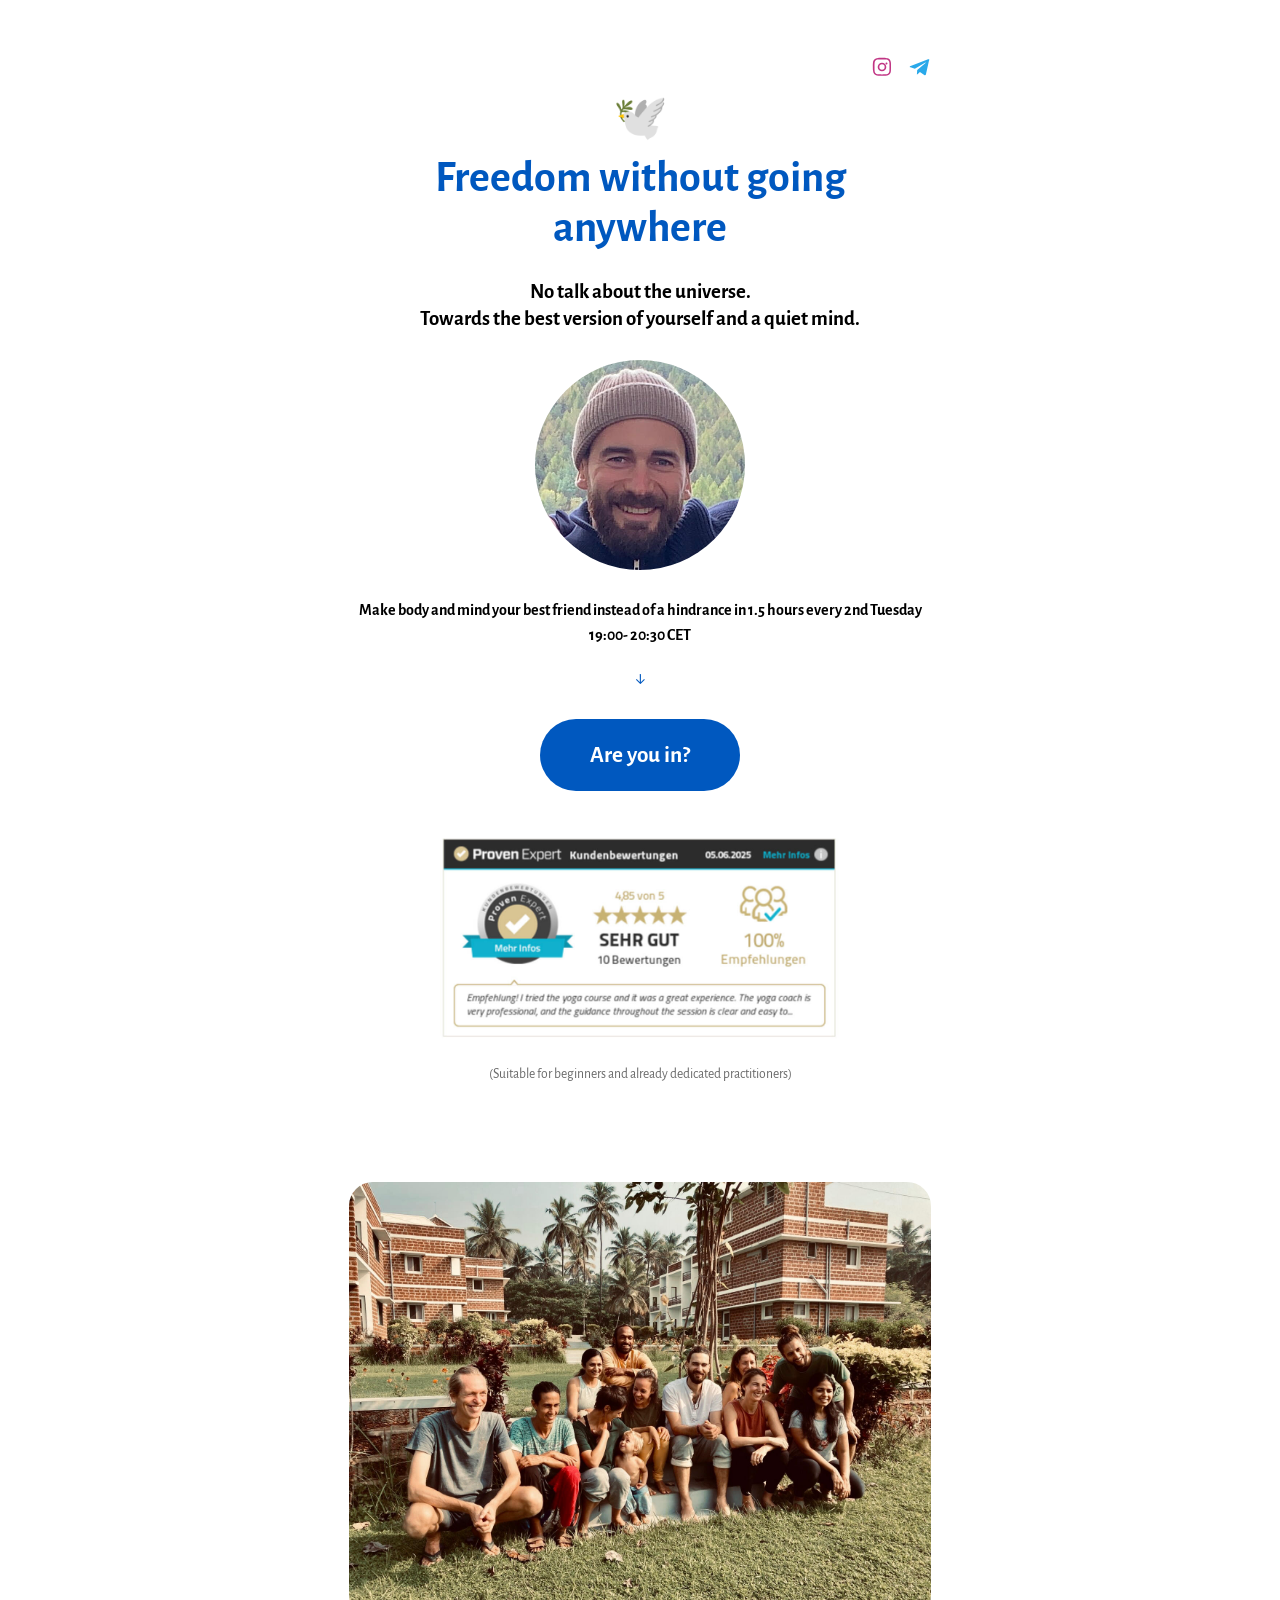
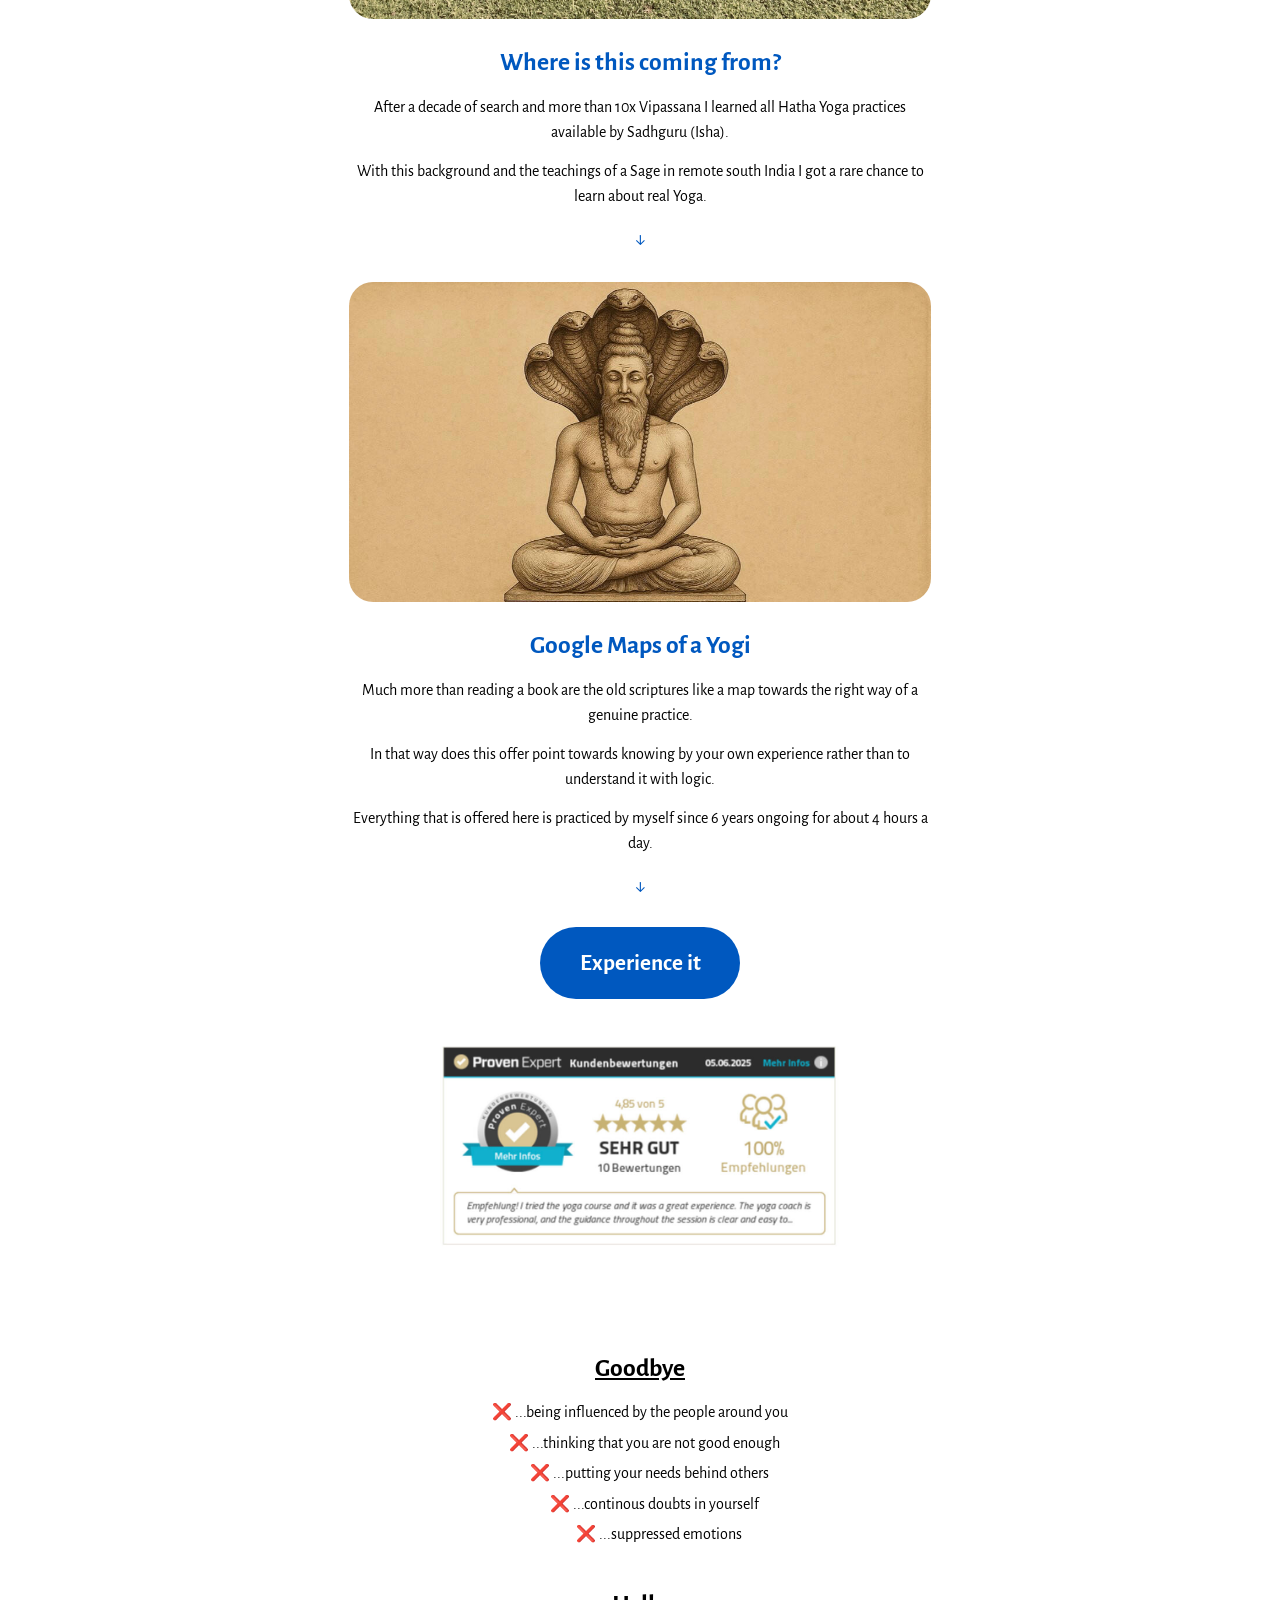
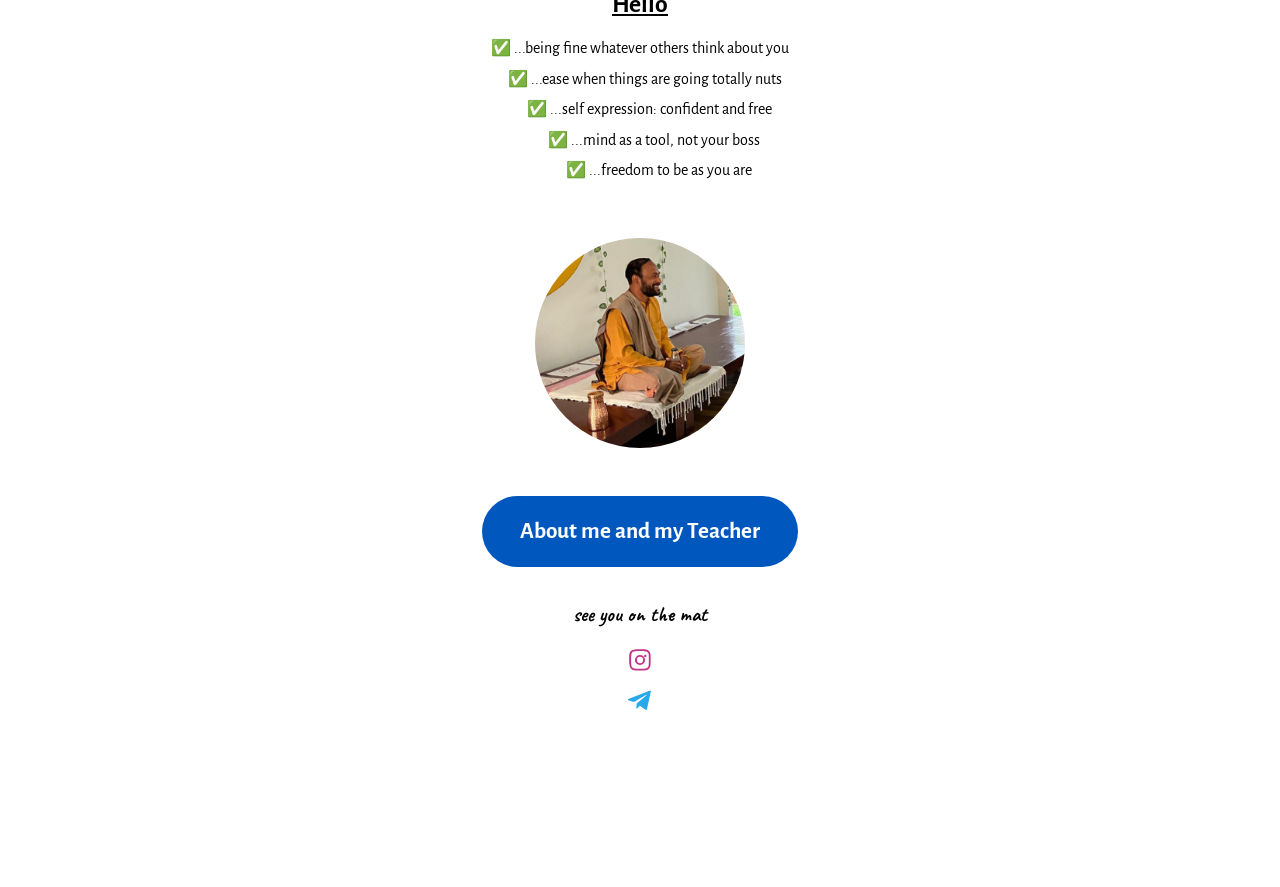
<file: website/index.html>
<!DOCTYPE html>
<html lang="en">
<head>
<meta charset="UTF-8">
<meta name="viewport" content="width=device-width, initial-scale=1.0">
<title>Sadhanawithflo — Traditional Yoga</title>
<meta name="description" content="Traditional Yoga received by a living master in remote south India.">
<meta property="og:title" content="Sadhanawithflo">
<meta property="og:description" content="Traditional Yoga received by a living master in remote south India.">
<meta property="og:image" content="assets/images/card.jpg">
<meta property="og:type" content="website">
<meta name="twitter:card" content="summary_large_image">
<link rel="preconnect" href="https://fonts.googleapis.com">
<link rel="preconnect" href="https://fonts.gstatic.com" crossorigin>
<link href="https://fonts.googleapis.com/css2?family=Alegreya+Sans:ital,wght@0,400;0,500;0,700;1,700&family=Caveat:wght@500;700&display=swap" rel="stylesheet">
<link rel="stylesheet" href="styles.css?v=20260812c">
<!-- Google Analytics 4 -->
<script async src="https://www.googletagmanager.com/gtag/js?id=G-N8XS91FWCY"></script>
<script>
  window.dataLayer = window.dataLayer || [];
  function gtag(){dataLayer.push(arguments);}
  gtag('js', new Date());
  gtag('config', 'G-N8XS91FWCY');
</script>
</head>
<body>

<!-- ============ HOME (visible on load) ============ -->
<main class="page active" id="page-home" data-page="home">

  <div class="social-row top">
    <a href="https://www.instagram.com/sadhanawithflo?igsh=cjJpYWpoejdlZ2pn&utm_source=qr" target="_blank" rel="noopener" aria-label="Instagram" class="icon-instagram">
      <svg viewBox="0 0 24 24"><path fill="currentColor" d="M12 2c2.7 0 3 0 4.1.06 1.1.05 1.8.22 2.4.46.7.27 1.2.6 1.7 1.1.5.5.85 1 1.1 1.7.24.6.4 1.3.46 2.4.06 1.1.06 1.4.06 4.1s0 3-.06 4.1c-.05 1.1-.22 1.8-.46 2.4-.27.7-.6 1.2-1.1 1.7-.5.5-1 .85-1.7 1.1-.6.24-1.3.4-2.4.46-1.1.06-1.4.06-4.1.06s-3 0-4.1-.06c-1.1-.05-1.8-.22-2.4-.46-.7-.27-1.2-.6-1.7-1.1-.5-.5-.85-1-1.1-1.7-.24-.6-.4-1.3-.46-2.4C2 15 2 14.7 2 12s0-3 .06-4.1c.05-1.1.22-1.8.46-2.4.27-.7.6-1.2 1.1-1.7.5-.5 1-.85 1.7-1.1.6-.24 1.3-.4 2.4-.46C9 2 9.3 2 12 2zm0 1.8c-2.65 0-2.97 0-4 .06-.97.04-1.5.2-1.85.34-.46.18-.8.4-1.15.75-.35.35-.57.69-.75 1.15-.14.35-.3.88-.34 1.85-.05 1.03-.06 1.35-.06 4s0 2.97.06 4c.04.97.2 1.5.34 1.85.18.46.4.8.75 1.15.35.35.69.57 1.15.75.35.14.88.3 1.85.34 1.03.05 1.35.06 4 .06s2.97 0 4-.06c.97-.04 1.5-.2 1.85-.34.46-.18.8-.4 1.15-.75.35-.35.57-.69.75-1.15.14-.35.3-.88.34-1.85.05-1.03.06-1.35.06-4s0-2.97-.06-4c-.04-.97-.2-1.5-.34-1.85a3.1 3.1 0 0 0-.75-1.15 3.1 3.1 0 0 0-1.15-.75c-.35-.14-.88-.3-1.85-.34-1.03-.05-1.35-.06-4-.06zm0 3.5a4.7 4.7 0 1 1 0 9.4 4.7 4.7 0 0 1 0-9.4zm0 1.8a2.9 2.9 0 1 0 0 5.8 2.9 2.9 0 0 0 0-5.8zm4.9-2a1.1 1.1 0 1 1 0 2.2 1.1 1.1 0 0 1 0-2.2z"/></svg>
    </a>
    <a href="https://t.me/sadhanawithflo" target="_blank" rel="noopener" aria-label="Telegram" class="icon-telegram">
      <svg viewBox="0 0 24 24"><path fill="currentColor" d="M21.9 4.6 18.5 20c-.25 1.1-.93 1.37-1.87.86L11.9 17.4l-2.32 2.2c-.26.26-.48.48-.97.48l.35-4.9L18 7.5c.4-.36-.08-.55-.6-.2L6.4 13.9 1.6 12.4c-1.05-.33-1.07-1.05.22-1.55l19-7.3c.87-.33 1.63.2 1.35 1.05z"/></svg>
    </a>
  </div>

  <p class="title">🕊️</p>
  <p class="title">Freedom without going anywhere</p>
  <h1 class="subtitle">No talk about the universe.<br>Towards the best version of yourself and a quiet mind.</h1>

  <img class="portrait" src="assets/images/image05.jpg" alt="">

  <p class="body-text bold hero-tagline">Make body and mind your best friend instead of a hindrance in 1.5 hours every 2nd Tuesday 19:00- 20:30 CET</p>
  <p class="arrow">↓</p>
  <a class="btn" href="#session">Are you in?</a>

  <a class="review-widget" href="https://www.provenexpert.com/sadhanawithflo/?utm_source=Widget&utm_medium=Widget&utm_campaign=Widget" target="_blank" rel="noopener">
    <img src="assets/images/image02.jpg" alt="ProvenExpert reviews — Sehr gut">
  </a>
  <p class="muted small">(Suitable for beginners and already dedicated practitioners)</p>

  <p class="teacher-credit" aria-hidden="true"></p>

  <img class="photo" src="assets/images/gallery07/b590a938_original.jpg" alt="Group at the ashram in south India">
  <h2 class="heading-blue">Where is this coming from?</h2>
  <p class="body-text">After a decade of search and more than 10x Vipassana I learned all Hatha Yoga practices available by Sadhguru (Isha).</p>
  <p class="body-text">With this background and the teachings of a Sage in remote south India I got a rare chance to learn about real Yoga.</p>
  <p class="arrow">↓</p>

  <img class="photo" src="assets/images/gallery02/054e3dfd.jpg" alt="Illustration of a sage">
  <h2 class="heading-blue">Google Maps of a Yogi</h2>
  <p class="body-text">Much more than reading a book are the old scriptures like a map towards the right way of a genuine practice.</p>
  <p class="body-text">In that way does this offer point towards knowing by your own experience rather than to understand it with logic.</p>
  <p class="body-text">Everything that is offered here is practiced by myself since 6 years ongoing for about 4 hours a day.</p>
  <p class="arrow">↓</p>
  <a class="btn" href="#session">Experience it</a>

  <a class="review-widget" href="https://www.provenexpert.com/sadhanawithflo/?utm_source=Widget&utm_medium=Widget&utm_campaign=Widget" target="_blank" rel="noopener">
    <img src="assets/images/image13.jpg" alt="ProvenExpert reviews — Sehr gut">
  </a>

  <p class="teacher-credit" aria-hidden="true"></p>

  <div class="goodbye-hello">
    <div class="goodbye">
      <h3 class="underline-heading">Goodbye</h3>
      <ul>
        <li>❌ ...being influenced by the people around you</li>
        <li>❌ ...thinking that you are not good enough</li>
        <li>❌ ...putting your needs behind others</li>
        <li>❌ ...continous doubts in yourself</li>
        <li>❌ ...suppressed emotions</li>
      </ul>
    </div>
    <div class="hello">
      <h3 class="underline-heading">Hello</h3>
      <ul>
        <li>✅ ...being fine whatever others think about you</li>
        <li>✅ ...ease when things are going totally nuts</li>
        <li>✅ ...self expression: confident and free</li>
        <li>✅ ...mind as a tool, not your boss</li>
        <li>✅ ...freedom to be as you are</li>
      </ul>
    </div>
  </div>
  <!-- goodbye-hello stacked layout defined in CSS -->

  <img class="portrait" src="assets/images/image14.jpg" alt="">
  <p class="sun-emoji"></p>
  <a class="btn" href="#aboutme">About me and my Teacher</a>
  <p class="script large small">see you on the mat</p>

  <div class="social-row stacked">
    <a href="https://www.instagram.com/sadhanawithflo?igsh=cjJpYWpoejdlZ2pn&utm_source=qr" target="_blank" rel="noopener" aria-label="Instagram" class="icon-instagram">
      <svg viewBox="0 0 24 24"><path fill="currentColor" d="M12 2c2.7 0 3 0 4.1.06 1.1.05 1.8.22 2.4.46.7.27 1.2.6 1.7 1.1.5.5.85 1 1.1 1.7.24.6.4 1.3.46 2.4.06 1.1.06 1.4.06 4.1s0 3-.06 4.1c-.05 1.1-.22 1.8-.46 2.4-.27.7-.6 1.2-1.1 1.7-.5.5-1 .85-1.7 1.1-.6.24-1.3.4-2.4.46-1.1.06-1.4.06-4.1.06s-3 0-4.1-.06c-1.1-.05-1.8-.22-2.4-.46-.7-.27-1.2-.6-1.7-1.1-.5-.5-.85-1-1.1-1.7-.24-.6-.4-1.3-.46-2.4C2 15 2 14.7 2 12s0-3 .06-4.1c.05-1.1.22-1.8.46-2.4.27-.7.6-1.2 1.1-1.7.5-.5 1-.85 1.7-1.1.6-.24 1.3-.4 2.4-.46C9 2 9.3 2 12 2zm0 1.8c-2.65 0-2.97 0-4 .06-.97.04-1.5.2-1.85.34-.46.18-.8.4-1.15.75-.35.35-.57.69-.75 1.15-.14.35-.3.88-.34 1.85-.05 1.03-.06 1.35-.06 4s0 2.97.06 4c.04.97.2 1.5.34 1.85.18.46.4.8.75 1.15.35.35.69.57 1.15.75.35.14.88.3 1.85.34 1.03.05 1.35.06 4 .06s2.97 0 4-.06c.97-.04 1.5-.2 1.85-.34.46-.18.8-.4 1.15-.75.35-.35.57-.69.75-1.15.14-.35.3-.88.34-1.85.05-1.03.06-1.35.06-4s0-2.97-.06-4c-.04-.97-.2-1.5-.34-1.85a3.1 3.1 0 0 0-.75-1.15 3.1 3.1 0 0 0-1.15-.75c-.35-.14-.88-.3-1.85-.34-1.03-.05-1.35-.06-4-.06zm0 3.5a4.7 4.7 0 1 1 0 9.4 4.7 4.7 0 0 1 0-9.4zm0 1.8a2.9 2.9 0 1 0 0 5.8 2.9 2.9 0 0 0 0-5.8zm4.9-2a1.1 1.1 0 1 1 0 2.2 1.1 1.1 0 0 1 0-2.2z"/></svg>
    </a>
    <a href="https://t.me/sadhanawithflo" target="_blank" rel="noopener" aria-label="Telegram" class="icon-telegram">
      <svg viewBox="0 0 24 24"><path fill="currentColor" d="M21.9 4.6 18.5 20c-.25 1.1-.93 1.37-1.87.86L11.9 17.4l-2.32 2.2c-.26.26-.48.48-.97.48l.35-4.9L18 7.5c.4-.36-.08-.55-.6-.2L6.4 13.9 1.6 12.4c-1.05-.33-1.07-1.05.22-1.55l19-7.3c.87-.33 1.63.2 1.35 1.05z"/></svg>
    </a>
  </div>

  <p class="teacher-credit" aria-hidden="true"></p>


</main>

<!-- ============ ABOUT ME (page) ============ -->
<main class="page" id="page-aboutme" data-page="aboutme">
  <h2 class="heading-blue">Other than expected</h2>
  <p class="body-text">After traveling for 7 years, more than 6000 hours of meditation, 100+ days in Vipassana centers worldwide, I stumbled into the presence of a living Master.</p>
  <p class="body-text bold">On a surfboard in Australia...</p>

  <img class="portrait" src="assets/images/image04.jpg" alt="">

  <p class="body-text">I had everything I need. Yet unknowingly I've been hiding some real issues deep down behind my abundant lifestyle following me wherever I would go like a shadow in my mind, but then:</p>
  <p class="body-text">Catching my first wave in the ocean I had no thoughts and since a long time my head was just empty. These moments sparked up a new direction to live like that, not only in the water.</p>
  <p class="body-text">After years of trying out literally everything possible I finally found something that worked out and made a massive difference in how I experience day to day life now. 🍀</p>
  <p class="body-text">In the very beginning this has been Vipassana by S.N. Goenka &amp; Hatha Yoga of Sadhguru, which I practiced very intensely for about 4- 5 hours a day in the next 4 years with no break.</p>
  <p class="body-text">Without any effort I would stop to drink, smoke and quit a bunch of other habits I could not get rid off for decades with absolute ease just by itself. It was yet only the very beginning.</p>

  <img class="portrait" src="assets/images/image03.jpg" alt="">

  <p class="body-text">Then, through a fellow Sadhaka's brief recommendation I met a very special person in remote south India, where I did never expect such human to be. Life has never been same since.</p>
  <p class="body-text">All those efforts led to this very fortunate opportunity: a person who mastered life in every way, which is willing to teach in no try to get anywhere anymore as just a mirror of life as it is…</p>
  <p class="body-text">...that now I am natural drawn to share with you everything that practically worked out for myself as It made such a difference in my life that I can't just keep it for myself.</p>

  <a class="btn" href="#session">Practice with me</a>
</main>

<!-- ============ SESSION / OFFERS (page) ============ -->
<main class="page" id="page-session" data-page="session">

  <img class="icon-circle" src="assets/images/image15.jpg" alt="">
  <p class="body-text bold">Every 2nd week 19:00- 20:30 CET</p>
  <h2 class="heading-blue">Tuesday Live Class</h2>
  <ul class="check-list">
    <li>✅ Reset your entire week.</li>
    <li>✅ Receive individual feedback.</li>
    <li>✅ Asana | Pranayama | Meditation.</li>
  </ul>
  <img class="photo photo-inset" src="assets/images/gallery04/4b831142_original.jpg" alt="Regular class">
  <a class="review-widget" href="https://www.provenexpert.com/sadhanawithflo/?utm_source=Widget&utm_medium=Widget&utm_campaign=Widget" target="_blank" rel="noopener">
    <img src="assets/images/image10.jpg" alt="ProvenExpert reviews — Sehr gut">
  </a>
  <img class="price-ticket" src="assets/images/image09_new.png" alt="12.99€ / class">
  <p class="body-text">↓ Join our whatsapp group ↓</p>
  <a class="btn" href="https://wa.me/+4915679483537?text=Hey%F0%9F%99%8B%F0%9F%8F%BB%E2%80%8D%E2%99%82%EF%B8%8F%20I%27d%20like%20to%20join%20the%20group!" target="_blank" rel="noopener">Count me in</a>

  <div class="social-row stacked">
    <a href="https://www.instagram.com/sadhanawithflo?igsh=cjJpYWpoejdlZ2pn&utm_source=qr" target="_blank" rel="noopener" aria-label="Instagram" class="icon-instagram">
      <svg viewBox="0 0 24 24"><path fill="currentColor" d="M12 2c2.7 0 3 0 4.1.06 1.1.05 1.8.22 2.4.46.7.27 1.2.6 1.7 1.1.5.5.85 1 1.1 1.7.24.6.4 1.3.46 2.4.06 1.1.06 1.4.06 4.1s0 3-.06 4.1c-.05 1.1-.22 1.8-.46 2.4-.27.7-.6 1.2-1.1 1.7-.5.5-1 .85-1.7 1.1-.6.24-1.3.4-2.4.46-1.1.06-1.4.06-4.1.06s-3 0-4.1-.06c-1.1-.05-1.8-.22-2.4-.46-.7-.27-1.2-.6-1.7-1.1-.5-.5-.85-1-1.1-1.7-.24-.6-.4-1.3-.46-2.4C2 15 2 14.7 2 12s0-3 .06-4.1c.05-1.1.22-1.8.46-2.4.27-.7.6-1.2 1.1-1.7.5-.5 1-.85 1.7-1.1.6-.24 1.3-.4 2.4-.46C9 2 9.3 2 12 2zm0 1.8c-2.65 0-2.97 0-4 .06-.97.04-1.5.2-1.85.34-.46.18-.8.4-1.15.75-.35.35-.57.69-.75 1.15-.14.35-.3.88-.34 1.85-.05 1.03-.06 1.35-.06 4s0 2.97.06 4c.04.97.2 1.5.34 1.85.18.46.4.8.75 1.15.35.35.69.57 1.15.75.35.14.88.3 1.85.34 1.03.05 1.35.06 4 .06s2.97 0 4-.06c.97-.04 1.5-.2 1.85-.34.46-.18.8-.4 1.15-.75.35-.35.57-.69.75-1.15.14-.35.3-.88.34-1.85.05-1.03.06-1.35.06-4s0-2.97-.06-4c-.04-.97-.2-1.5-.34-1.85a3.1 3.1 0 0 0-.75-1.15 3.1 3.1 0 0 0-1.15-.75c-.35-.14-.88-.3-1.85-.34-1.03-.05-1.35-.06-4-.06zm0 3.5a4.7 4.7 0 1 1 0 9.4 4.7 4.7 0 0 1 0-9.4zm0 1.8a2.9 2.9 0 1 0 0 5.8 2.9 2.9 0 0 0 0-5.8zm4.9-2a1.1 1.1 0 1 1 0 2.2 1.1 1.1 0 0 1 0-2.2z"/></svg>
    </a>
    <a href="https://t.me/sadhanawithflo" target="_blank" rel="noopener" aria-label="Telegram" class="icon-telegram">
      <svg viewBox="0 0 24 24"><path fill="currentColor" d="M21.9 4.6 18.5 20c-.25 1.1-.93 1.37-1.87.86L11.9 17.4l-2.32 2.2c-.26.26-.48.48-.97.48l.35-4.9L18 7.5c.4-.36-.08-.55-.6-.2L6.4 13.9 1.6 12.4c-1.05-.33-1.07-1.05.22-1.55l19-7.3c.87-.33 1.63.2 1.35 1.05z"/></svg>
    </a>
  </div>

  <p class="blank-spacer" aria-hidden="true"></p>

  <p class="body-text">↓ Or get even more out of it ↓</p>
  <h2 class="heading-blue">Private Class / Counseling</h2>
  <ul class="check-list">
    <li>✅ Practical 1 on 1 session + handout</li>
    <li>✅ Integration into your life situation</li>
    <li>✅ Support for your current challenge</li>
  </ul>
  <img class="portrait" src="assets/images/image06.jpg" alt="">
  <img class="price-ticket" src="assets/images/image_price_private.png" alt="49.99€ / session">
  <p class="body-text bold summer-offer">☀️ LIMITED SUMMER OFFER ☀️</p>
  <a class="btn" href="https://wa.me/+4915679483537?text=Secure%20my%20session%20and%20show%20me%20the%20available%20timings%20please" target="_blank" rel="noopener">Secure a session</a>

  <div class="social-row stacked">
    <a href="https://www.instagram.com/sadhanawithflo?igsh=cjJpYWpoejdlZ2pn&utm_source=qr" target="_blank" rel="noopener" aria-label="Instagram" class="icon-instagram">
      <svg viewBox="0 0 24 24"><path fill="currentColor" d="M12 2c2.7 0 3 0 4.1.06 1.1.05 1.8.22 2.4.46.7.27 1.2.6 1.7 1.1.5.5.85 1 1.1 1.7.24.6.4 1.3.46 2.4.06 1.1.06 1.4.06 4.1s0 3-.06 4.1c-.05 1.1-.22 1.8-.46 2.4-.27.7-.6 1.2-1.1 1.7-.5.5-1 .85-1.7 1.1-.6.24-1.3.4-2.4.46-1.1.06-1.4.06-4.1.06s-3 0-4.1-.06c-1.1-.05-1.8-.22-2.4-.46-.7-.27-1.2-.6-1.7-1.1-.5-.5-.85-1-1.1-1.7-.24-.6-.4-1.3-.46-2.4C2 15 2 14.7 2 12s0-3 .06-4.1c.05-1.1.22-1.8.46-2.4.27-.7.6-1.2 1.1-1.7.5-.5 1-.85 1.7-1.1.6-.24 1.3-.4 2.4-.46C9 2 9.3 2 12 2zm0 1.8c-2.65 0-2.97 0-4 .06-.97.04-1.5.2-1.85.34-.46.18-.8.4-1.15.75-.35.35-.57.69-.75 1.15-.14.35-.3.88-.34 1.85-.05 1.03-.06 1.35-.06 4s0 2.97.06 4c.04.97.2 1.5.34 1.85.18.46.4.8.75 1.15.35.35.69.57 1.15.75.35.14.88.3 1.85.34 1.03.05 1.35.06 4 .06s2.97 0 4-.06c.97-.04 1.5-.2 1.85-.34.46-.18.8-.4 1.15-.75.35-.35.57-.69.75-1.15.14-.35.3-.88.34-1.85.05-1.03.06-1.35.06-4s0-2.97-.06-4c-.04-.97-.2-1.5-.34-1.85a3.1 3.1 0 0 0-.75-1.15 3.1 3.1 0 0 0-1.15-.75c-.35-.14-.88-.3-1.85-.34-1.03-.05-1.35-.06-4-.06zm0 3.5a4.7 4.7 0 1 1 0 9.4 4.7 4.7 0 0 1 0-9.4zm0 1.8a2.9 2.9 0 1 0 0 5.8 2.9 2.9 0 0 0 0-5.8zm4.9-2a1.1 1.1 0 1 1 0 2.2 1.1 1.1 0 0 1 0-2.2z"/></svg>
    </a>
    <a href="https://t.me/sadhanawithflo" target="_blank" rel="noopener" aria-label="Telegram" class="icon-telegram">
      <svg viewBox="0 0 24 24"><path fill="currentColor" d="M21.9 4.6 18.5 20c-.25 1.1-.93 1.37-1.87.86L11.9 17.4l-2.32 2.2c-.26.26-.48.48-.97.48l.35-4.9L18 7.5c.4-.36-.08-.55-.6-.2L6.4 13.9 1.6 12.4c-1.05-.33-1.07-1.05.22-1.55l19-7.3c.87-.33 1.63.2 1.35 1.05z"/></svg>
    </a>
  </div>

  <p class="body-text schedule-text">or schedule your:</p>
  <a class="back-link-inline" href="#session">↑ Live class ↑</a>
</main>

<!-- ============ OTHER OFFERS (21min / in-person / vipassana+yoga) ============ -->
<main class="page" id="page-a" data-page="a">

  <p class="body-text bold">Vipassana meets Yoga: 1h ✅</p>
  <h2 class="heading-blue">"The 21 minute quicky"</h2>
  <p class="body-text bold">Individual online class:</p>
  <p class="body-text">Learn a complete routine in 2 hours. Practice it in 21 minutes by yourself.</p>
  <img class="icon-square" src="assets/images/image07.jpg" alt="">
  <ul class="check-list">
    <li>✅ Bring your chaotic day into ease.</li>
    <li>✅ Asana | Pranayama | Meditation.</li>
    <li>✅ Packed up for the busy in 21 min.</li>
    <li>🎁 Tips on practical integration</li>
    <li>🎁 Personal support in the class</li>
    <li>🎁 Individual handout included</li>
  </ul>
  <p class="body-text bold">Request your session here:</p>
  <p class="arrow">↓</p>
  <div class="social-row stacked">
    <a href="https://www.instagram.com/flo.on.sadhana?igsh=cjJpYWpoejdlZ2pn&utm_source=qr" target="_blank" rel="noopener" aria-label="Instagram" class="icon-instagram">
      <svg viewBox="0 0 24 24"><path fill="currentColor" d="M12 2c2.7 0 3 0 4.1.06 1.1.05 1.8.22 2.4.46.7.27 1.2.6 1.7 1.1.5.5.85 1 1.1 1.7.24.6.4 1.3.46 2.4.06 1.1.06 1.4.06 4.1s0 3-.06 4.1c-.05 1.1-.22 1.8-.46 2.4-.27.7-.6 1.2-1.1 1.7-.5.5-1 .85-1.7 1.1-.6.24-1.3.4-2.4.46-1.1.06-1.4.06-4.1.06s-3 0-4.1-.06c-1.1-.05-1.8-.22-2.4-.46-.7-.27-1.2-.6-1.7-1.1-.5-.5-.85-1-1.1-1.7-.24-.6-.4-1.3-.46-2.4C2 15 2 14.7 2 12s0-3 .06-4.1c.05-1.1.22-1.8.46-2.4.27-.7.6-1.2 1.1-1.7.5-.5 1-.85 1.7-1.1.6-.24 1.3-.4 2.4-.46C9 2 9.3 2 12 2zm0 1.8c-2.65 0-2.97 0-4 .06-.97.04-1.5.2-1.85.34-.46.18-.8.4-1.15.75-.35.35-.57.69-.75 1.15-.14.35-.3.88-.34 1.85-.05 1.03-.06 1.35-.06 4s0 2.97.06 4c.04.97.2 1.5.34 1.85.18.46.4.8.75 1.15.35.35.69.57 1.15.75.35.14.88.3 1.85.34 1.03.05 1.35.06 4 .06s2.97 0 4-.06c.97-.04 1.5-.2 1.85-.34.46-.18.8-.4 1.15-.75.35-.35.57-.69.75-1.15.14-.35.3-.88.34-1.85.05-1.03.06-1.35.06-4s0-2.97-.06-4c-.04-.97-.2-1.5-.34-1.85a3.1 3.1 0 0 0-.75-1.15 3.1 3.1 0 0 0-1.15-.75c-.35-.14-.88-.3-1.85-.34-1.03-.05-1.35-.06-4-.06zm0 3.5a4.7 4.7 0 1 1 0 9.4 4.7 4.7 0 0 1 0-9.4zm0 1.8a2.9 2.9 0 1 0 0 5.8 2.9 2.9 0 0 0 0-5.8zm4.9-2a1.1 1.1 0 1 1 0 2.2 1.1 1.1 0 0 1 0-2.2z"/></svg>
    </a>
    <a href="https://t.me/floonsadhana" target="_blank" rel="noopener" aria-label="Telegram" class="icon-telegram">
      <svg viewBox="0 0 24 24"><path fill="currentColor" d="M21.9 4.6 18.5 20c-.25 1.1-.93 1.37-1.87.86L11.9 17.4l-2.32 2.2c-.26.26-.48.48-.97.48l.35-4.9L18 7.5c.4-.36-.08-.55-.6-.2L6.4 13.9 1.6 12.4c-1.05-.33-1.07-1.05.22-1.55l19-7.3c.87-.33 1.63.2 1.35 1.05z"/></svg>
    </a>
  </div>

  <hr>

  <a class="review-widget" href="https://www.provenexpert.com/sadhanawithflo/?utm_source=Widget&utm_medium=Widget&utm_campaign=Widget" target="_blank" rel="noopener">
    <img src="assets/images/image01.jpg" alt="ProvenExpert reviews — Sehr gut">
  </a>
  <h2 class="heading-blue">"In person class"</h2>
  <p class="body-text bold">Regular class: 1.5h, currently in Jena 🇩🇪</p>
  <img class="photo" src="assets/images/image08.jpg" alt="">
  <p class="body-text">Involve yourself into a our yogic class designed by my teacher for benefit of your Sadhana and the needs of today.</p>
  <p class="body-text bold">Be part of our regular class</p>
  <p class="arrow">↓</p>
  <h3 class="underline-heading small">-Get in touch via Telegram-</h3>
  <a class="btn" href="https://t.me/floonsadhana" target="_blank" rel="noopener">Telegram</a>

  <hr>

  <p class="body-text bold">For regular meditators</p>
  <a class="btn" href="#a">Vipassana + Yoga</a>
  <h2 class="heading-blue">Authentic yogic techniques specifically for Vipassana meditators within the guidelines of S.N. Goenka.</h2>
</main>

<script src="script.js?v=20260712b"></script>
</body>
</html>
</file>
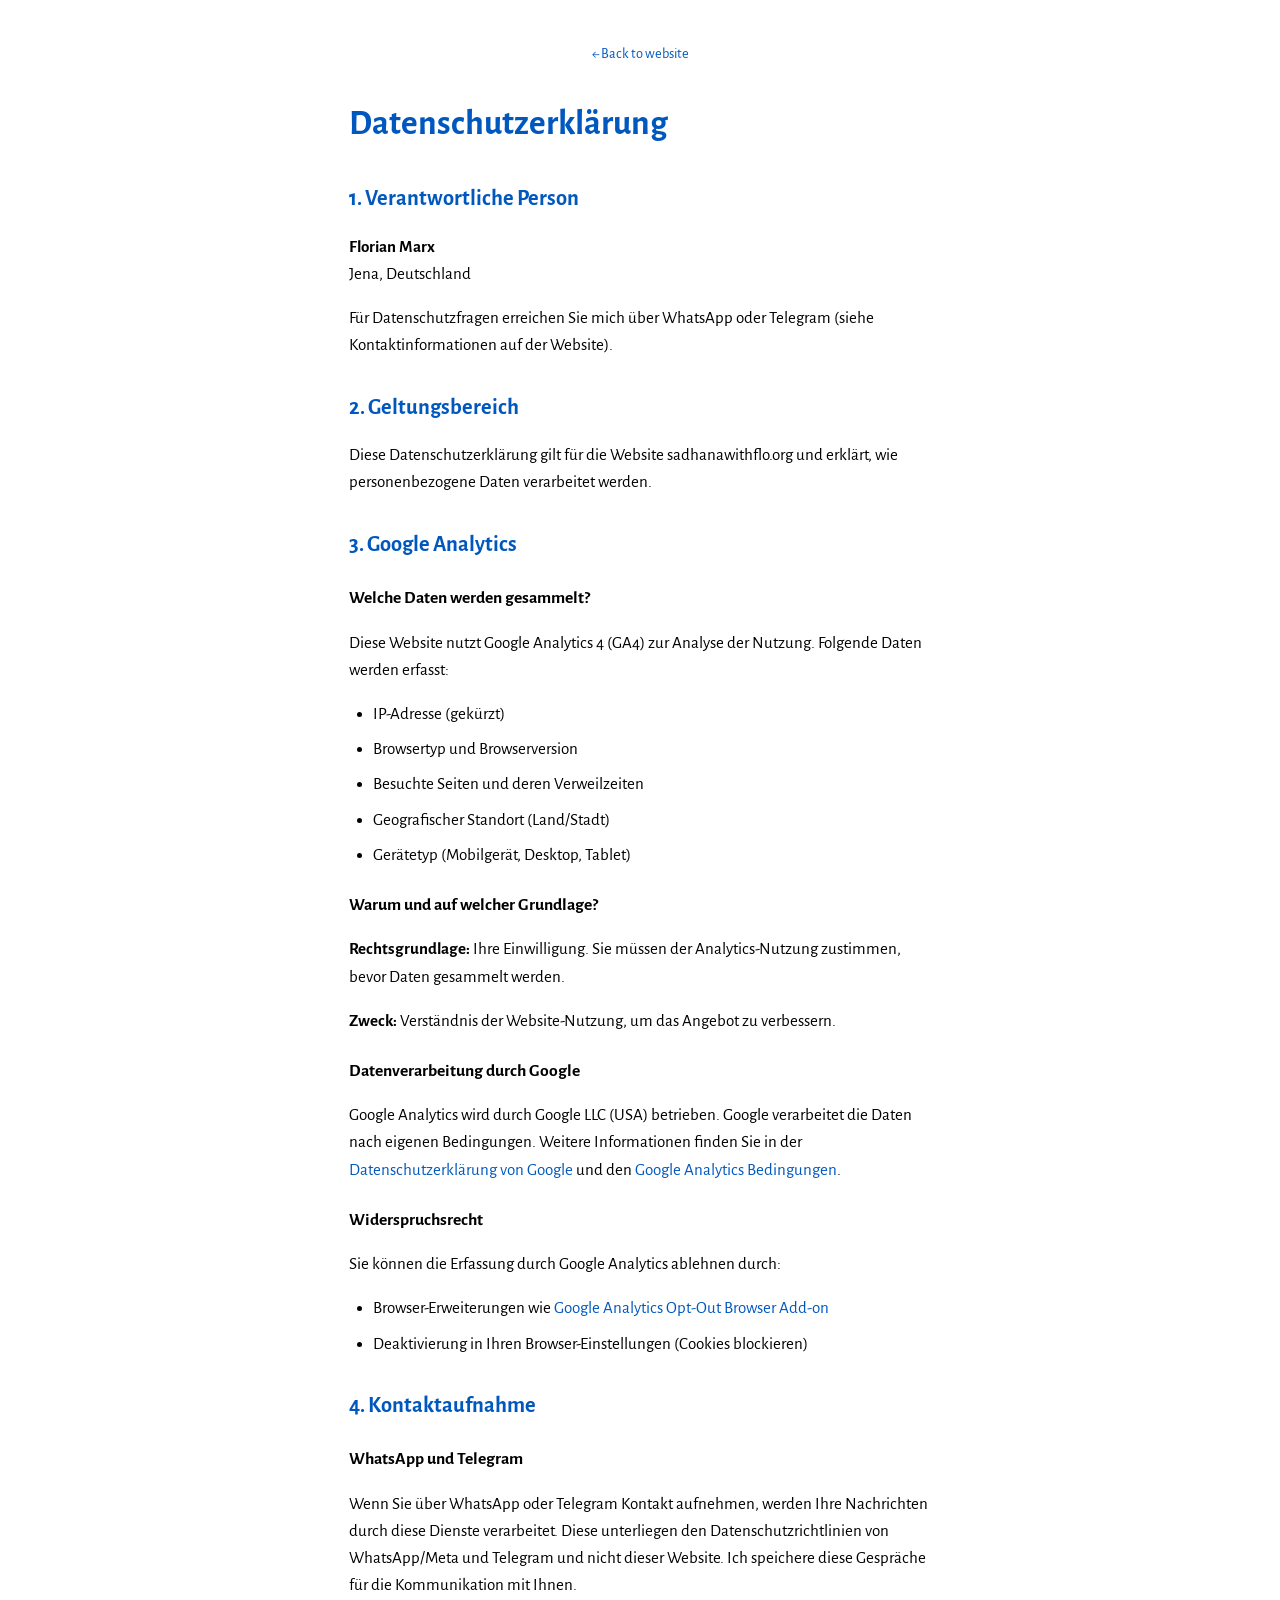
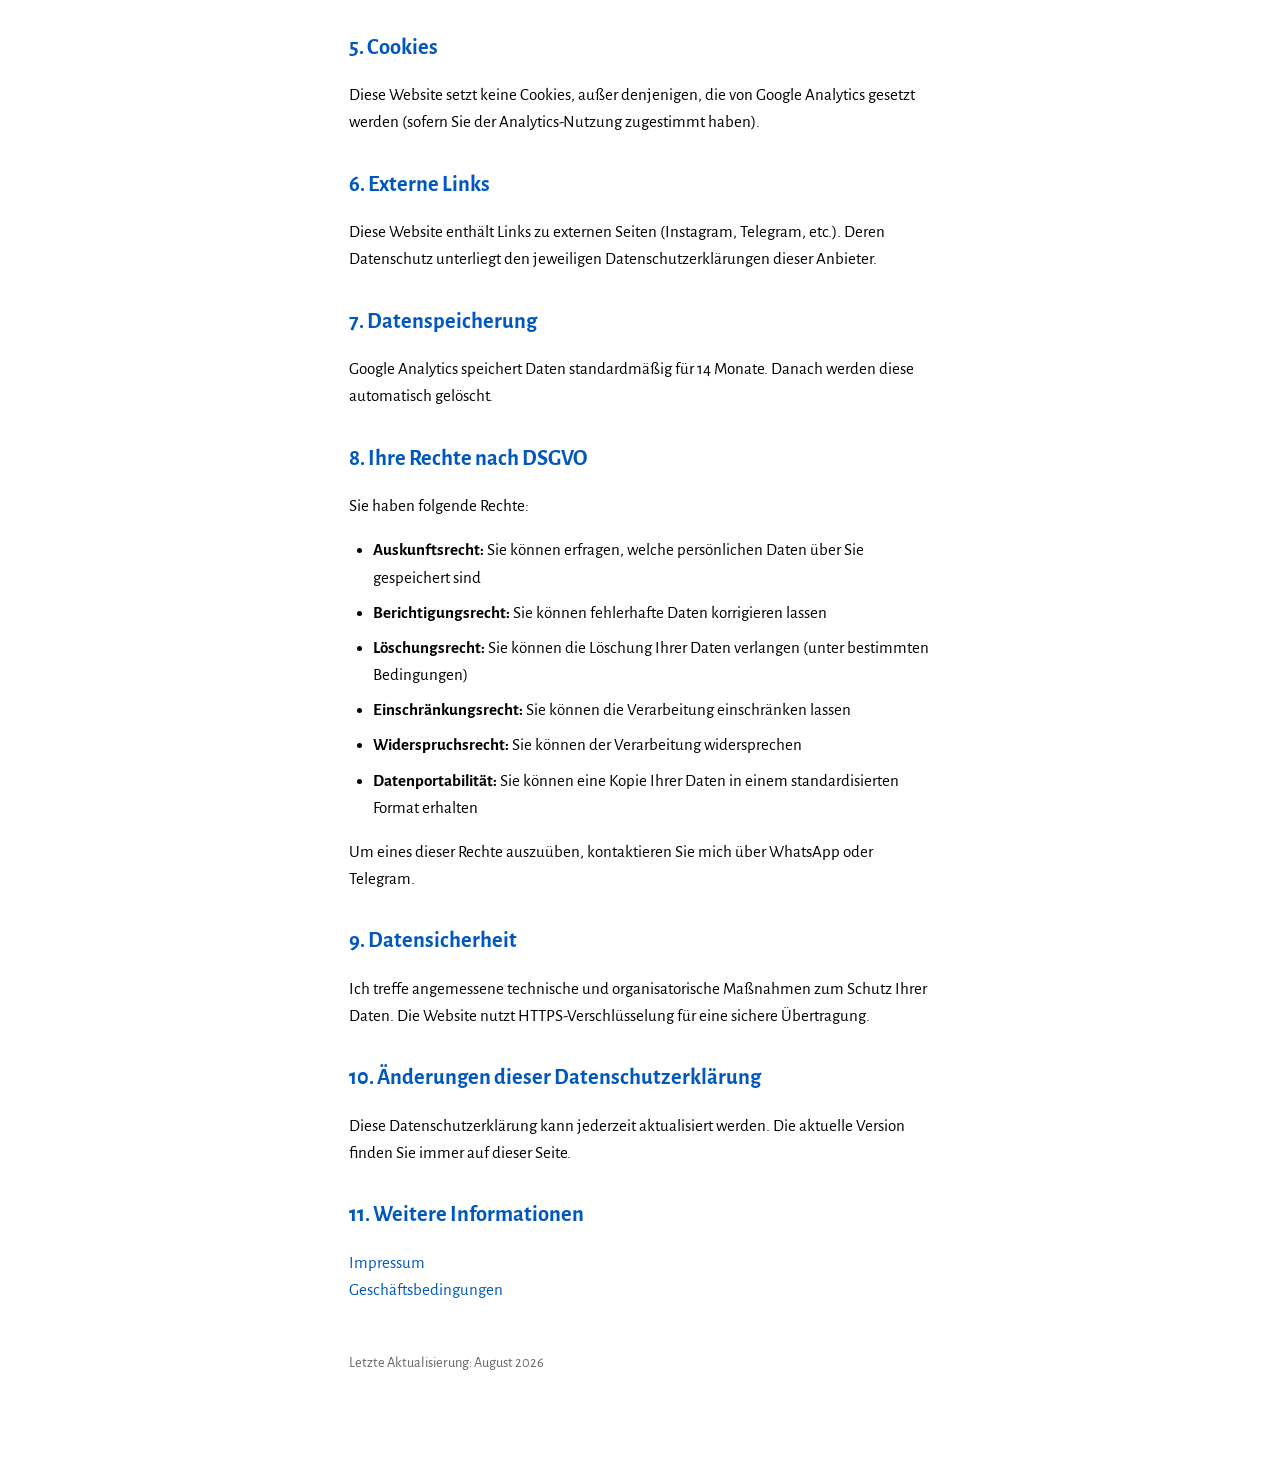
<file: docs/datenschutz.html>
<!DOCTYPE html>
<html lang="de">
<head>
<meta charset="UTF-8">
<meta name="viewport" content="width=device-width, initial-scale=1.0">
<title>Datenschutz — Sadhanawithflo</title>
<link rel="preconnect" href="https://fonts.googleapis.com">
<link rel="preconnect" href="https://fonts.gstatic.com" crossorigin>
<link href="https://fonts.googleapis.com/css2?family=Alegreya+Sans:ital,wght@0,400;0,500;0,700;1,700&family=Caveat:wght@500;700&display=swap" rel="stylesheet">
<link rel="stylesheet" href="styles.css?v=20260812c">
<style>
  .legal-page {
    max-width: 630px;
    margin: 0 auto;
    padding: 2.5rem 1.5rem 5rem;
  }
  .legal-page h1 {
    color: var(--primary);
    font-size: 2.2rem;
    margin-bottom: 2rem;
  }
  .legal-page h2 {
    color: var(--primary);
    font-size: 1.4rem;
    margin-top: 2rem;
    margin-bottom: 1rem;
  }
  .legal-page h3 {
    font-size: 1.1rem;
    font-weight: 700;
    margin-top: 1.5rem;
    margin-bottom: 0.75rem;
  }
  .legal-page p {
    text-align: left;
    margin-bottom: 0.75rem;
    line-height: 1.6;
  }
  .legal-page ul {
    text-align: left;
    margin-bottom: 1rem;
    padding-left: 1.5rem;
  }
  .legal-page li {
    margin-bottom: 0.5rem;
    line-height: 1.6;
  }
  .legal-page a {
    color: var(--primary);
  }
  .back-link-legal {
    text-align: center;
    margin-bottom: 2rem;
  }
  .back-link-legal a {
    font-size: 0.9rem;
    color: var(--primary);
  }
</style>
</head>
<body>

<div class="legal-page">
  <div class="back-link-legal">
    <a href="index.html">← Back to website</a>
  </div>

  <h1>Datenschutzerklärung</h1>

  <h2>1. Verantwortliche Person</h2>
  <p><strong>Florian Marx</strong><br>
  Jena, Deutschland</p>
  <p>Für Datenschutzfragen erreichen Sie mich über WhatsApp oder Telegram (siehe Kontaktinformationen auf der Website).</p>

  <h2>2. Geltungsbereich</h2>
  <p>Diese Datenschutzerklärung gilt für die Website sadhanawithflo.org und erklärt, wie personenbezogene Daten verarbeitet werden.</p>

  <h2>3. Google Analytics</h2>
  <h3>Welche Daten werden gesammelt?</h3>
  <p>Diese Website nutzt Google Analytics 4 (GA4) zur Analyse der Nutzung. Folgende Daten werden erfasst:</p>
  <ul>
    <li>IP-Adresse (gekürzt)</li>
    <li>Browsertyp und Browserversion</li>
    <li>Besuchte Seiten und deren Verweilzeiten</li>
    <li>Geografischer Standort (Land/Stadt)</li>
    <li>Gerätetyp (Mobilgerät, Desktop, Tablet)</li>
  </ul>

  <h3>Warum und auf welcher Grundlage?</h3>
  <p><strong>Rechtsgrundlage:</strong> Ihre Einwilligung. Sie müssen der Analytics-Nutzung zustimmen, bevor Daten gesammelt werden.</p>
  <p><strong>Zweck:</strong> Verständnis der Website-Nutzung, um das Angebot zu verbessern.</p>

  <h3>Datenverarbeitung durch Google</h3>
  <p>Google Analytics wird durch Google LLC (USA) betrieben. Google verarbeitet die Daten nach eigenen Bedingungen. Weitere Informationen finden Sie in der <a href="https://policies.google.com/privacy" target="_blank" rel="noopener">Datenschutzerklärung von Google</a> und den <a href="https://support.google.com/analytics/topic/2919631" target="_blank" rel="noopener">Google Analytics Bedingungen</a>.</p>

  <h3>Widerspruchsrecht</h3>
  <p>Sie können die Erfassung durch Google Analytics ablehnen durch:</p>
  <ul>
    <li>Browser-Erweiterungen wie <a href="https://tools.google.com/dlpage/gaoptout" target="_blank" rel="noopener">Google Analytics Opt-Out Browser Add-on</a></li>
    <li>Deaktivierung in Ihren Browser-Einstellungen (Cookies blockieren)</li>
  </ul>

  <h2>4. Kontaktaufnahme</h2>
  <h3>WhatsApp und Telegram</h3>
  <p>Wenn Sie über WhatsApp oder Telegram Kontakt aufnehmen, werden Ihre Nachrichten durch diese Dienste verarbeitet. Diese unterliegen den Datenschutzrichtlinien von WhatsApp/Meta und Telegram und nicht dieser Website. Ich speichere diese Gespräche für die Kommunikation mit Ihnen.</p>

  <h2>5. Cookies</h2>
  <p>Diese Website setzt keine Cookies, außer denjenigen, die von Google Analytics gesetzt werden (sofern Sie der Analytics-Nutzung zugestimmt haben).</p>

  <h2>6. Externe Links</h2>
  <p>Diese Website enthält Links zu externen Seiten (Instagram, Telegram, etc.). Deren Datenschutz unterliegt den jeweiligen Datenschutzerklärungen dieser Anbieter.</p>

  <h2>7. Datenspeicherung</h2>
  <p>Google Analytics speichert Daten standardmäßig für 14 Monate. Danach werden diese automatisch gelöscht.</p>

  <h2>8. Ihre Rechte nach DSGVO</h2>
  <p>Sie haben folgende Rechte:</p>
  <ul>
    <li><strong>Auskunftsrecht:</strong> Sie können erfragen, welche persönlichen Daten über Sie gespeichert sind</li>
    <li><strong>Berichtigungsrecht:</strong> Sie können fehlerhafte Daten korrigieren lassen</li>
    <li><strong>Löschungsrecht:</strong> Sie können die Löschung Ihrer Daten verlangen (unter bestimmten Bedingungen)</li>
    <li><strong>Einschränkungsrecht:</strong> Sie können die Verarbeitung einschränken lassen</li>
    <li><strong>Widerspruchsrecht:</strong> Sie können der Verarbeitung widersprechen</li>
    <li><strong>Datenportabilität:</strong> Sie können eine Kopie Ihrer Daten in einem standardisierten Format erhalten</li>
  </ul>

  <p>Um eines dieser Rechte auszuüben, kontaktieren Sie mich über WhatsApp oder Telegram.</p>

  <h2>9. Datensicherheit</h2>
  <p>Ich treffe angemessene technische und organisatorische Maßnahmen zum Schutz Ihrer Daten. Die Website nutzt HTTPS-Verschlüsselung für eine sichere Übertragung.</p>

  <h2>10. Änderungen dieser Datenschutzerklärung</h2>
  <p>Diese Datenschutzerklärung kann jederzeit aktualisiert werden. Die aktuelle Version finden Sie immer auf dieser Seite.</p>

  <h2>11. Weitere Informationen</h2>
  <p><a href="impressum.html">Impressum</a><br>
  <a href="geschaeftsbedingungen.html">Geschäftsbedingungen</a></p>

  <p style="margin-top: 3rem; font-size: 0.9rem; color: #666;">Letzte Aktualisierung: August 2026</p>
</div>

</body>
</html>
</file>
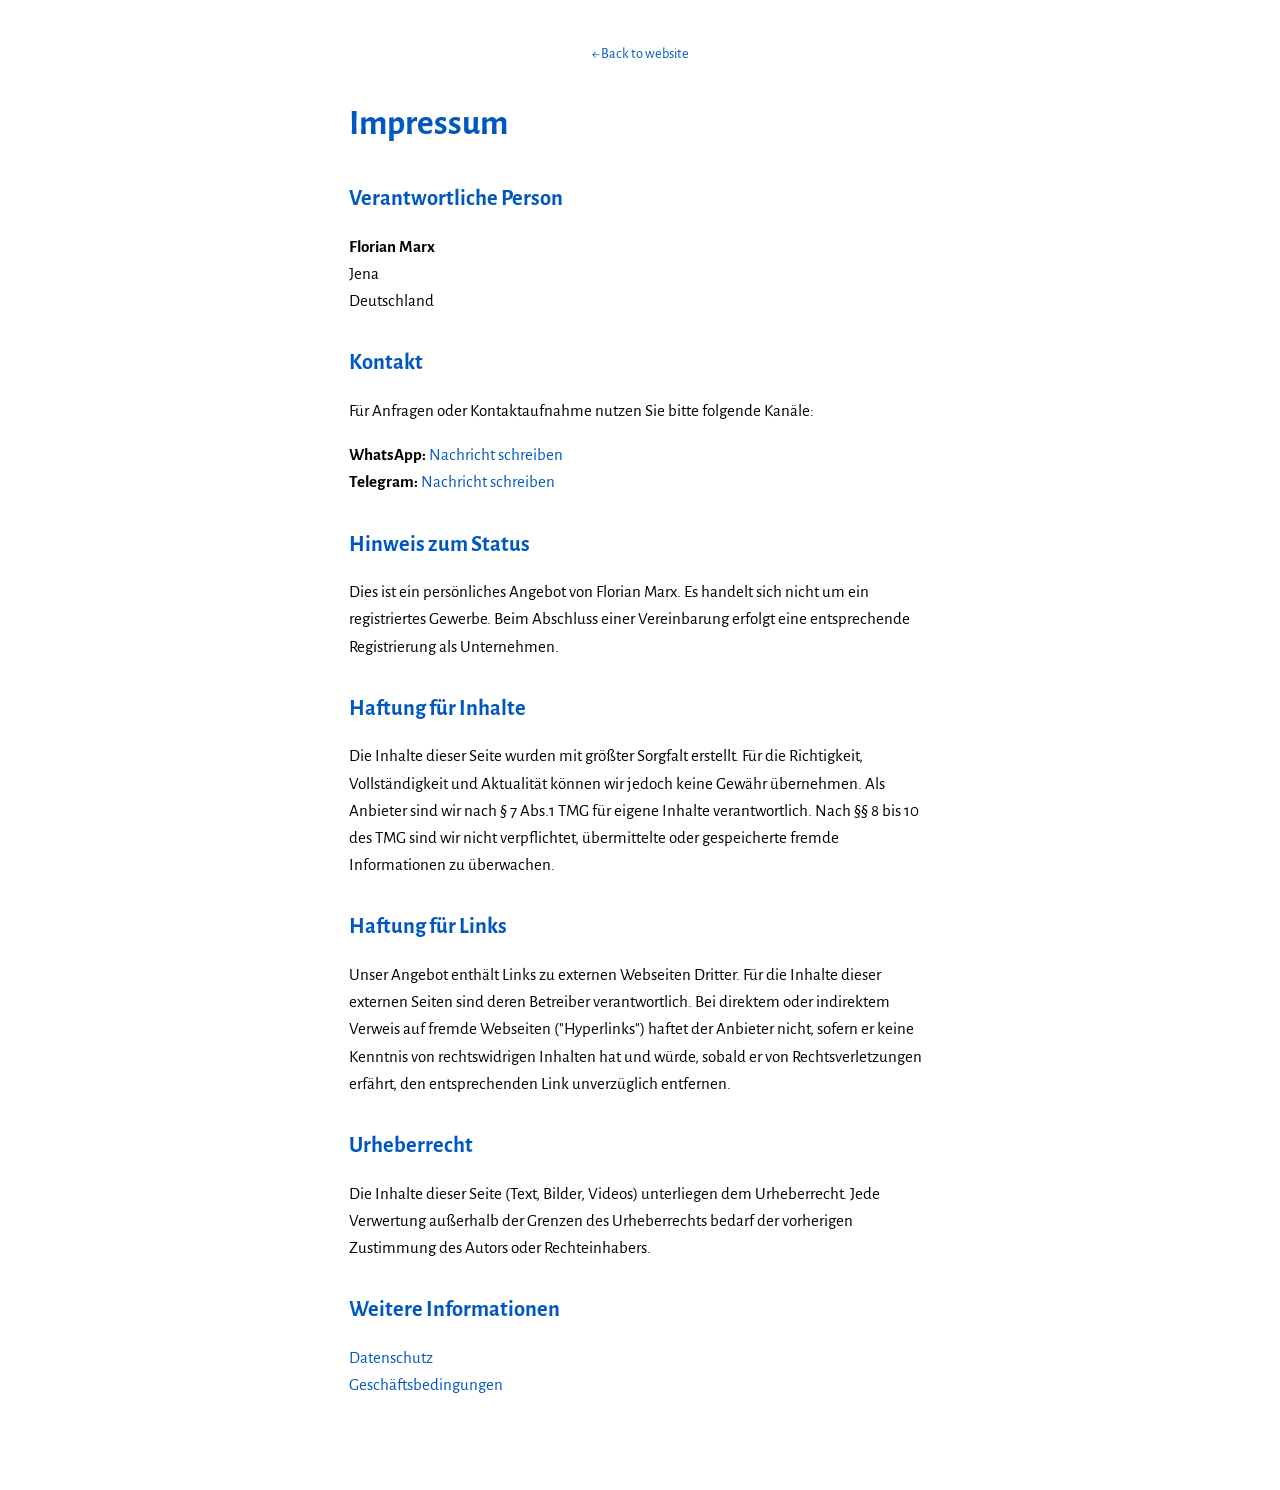
<file: docs/impressum.html>
<!DOCTYPE html>
<html lang="de">
<head>
<meta charset="UTF-8">
<meta name="viewport" content="width=device-width, initial-scale=1.0">
<title>Impressum — Sadhanawithflo</title>
<link rel="preconnect" href="https://fonts.googleapis.com">
<link rel="preconnect" href="https://fonts.gstatic.com" crossorigin>
<link href="https://fonts.googleapis.com/css2?family=Alegreya+Sans:ital,wght@0,400;0,500;0,700;1,700&family=Caveat:wght@500;700&display=swap" rel="stylesheet">
<link rel="stylesheet" href="styles.css?v=20260812c">
<style>
  .legal-page {
    max-width: 630px;
    margin: 0 auto;
    padding: 2.5rem 1.5rem 5rem;
  }
  .legal-page h1 {
    color: var(--primary);
    font-size: 2.2rem;
    margin-bottom: 2rem;
  }
  .legal-page h2 {
    color: var(--primary);
    font-size: 1.4rem;
    margin-top: 2rem;
    margin-bottom: 1rem;
  }
  .legal-page p {
    text-align: left;
    margin-bottom: 0.75rem;
    line-height: 1.6;
  }
  .legal-page a {
    color: var(--primary);
  }
  .back-link-legal {
    text-align: center;
    margin-bottom: 2rem;
  }
  .back-link-legal a {
    font-size: 0.9rem;
    color: var(--primary);
  }
</style>
</head>
<body>

<div class="legal-page">
  <div class="back-link-legal">
    <a href="index.html">← Back to website</a>
  </div>

  <h1>Impressum</h1>

  <h2>Verantwortliche Person</h2>
  <p><strong>Florian Marx</strong><br>
  Jena<br>
  Deutschland</p>

  <h2>Kontakt</h2>
  <p>Für Anfragen oder Kontaktaufnahme nutzen Sie bitte folgende Kanäle:</p>
  <p>
    <strong>WhatsApp:</strong> <a href="https://wa.me/+4915679483537?text=RETURN🕊️">Nachricht schreiben</a><br>
    <strong>Telegram:</strong> <a href="https://t.me/floonsadhana">Nachricht schreiben</a>
  </p>

  <h2>Hinweis zum Status</h2>
  <p>Dies ist ein persönliches Angebot von Florian Marx. Es handelt sich nicht um ein registriertes Gewerbe. Beim Abschluss einer Vereinbarung erfolgt eine entsprechende Registrierung als Unternehmen.</p>

  <h2>Haftung für Inhalte</h2>
  <p>Die Inhalte dieser Seite wurden mit größter Sorgfalt erstellt. Für die Richtigkeit, Vollständigkeit und Aktualität können wir jedoch keine Gewähr übernehmen. Als Anbieter sind wir nach § 7 Abs.1 TMG für eigene Inhalte verantwortlich. Nach §§ 8 bis 10 des TMG sind wir nicht verpflichtet, übermittelte oder gespeicherte fremde Informationen zu überwachen.</p>

  <h2>Haftung für Links</h2>
  <p>Unser Angebot enthält Links zu externen Webseiten Dritter. Für die Inhalte dieser externen Seiten sind deren Betreiber verantwortlich. Bei direktem oder indirektem Verweis auf fremde Webseiten ("Hyperlinks") haftet der Anbieter nicht, sofern er keine Kenntnis von rechtswidrigen Inhalten hat und würde, sobald er von Rechtsverletzungen erfährt, den entsprechenden Link unverzüglich entfernen.</p>

  <h2>Urheberrecht</h2>
  <p>Die Inhalte dieser Seite (Text, Bilder, Videos) unterliegen dem Urheberrecht. Jede Verwertung außerhalb der Grenzen des Urheberrechts bedarf der vorherigen Zustimmung des Autors oder Rechteinhabers.</p>

  <h2>Weitere Informationen</h2>
  <p><a href="datenschutz.html">Datenschutz</a><br>
  <a href="geschaeftsbedingungen.html">Geschäftsbedingungen</a></p>
</div>

</body>
</html>
</file>
<file: styles.css>
:root {
  --primary: #0058BF;
  --secondary: #5C83EE;
  --bg: #FFFFFF;
  --text: #000000;
  --muted: #6b6b6b;
  --radius: 24px;
  --font-body: 'Alegreya Sans', sans-serif;
  --font-display: 'Caveat', cursive;
}

* { box-sizing: border-box; }

html, body { overflow-x: hidden; }

body {
  margin: 0;
  background: var(--bg);
  color: var(--text);
  font-family: var(--font-body);
  font-size: 17px;
  line-height: 1.5;
}

.page {
  display: none;
  max-width: 630px;
  margin: 0 auto;
  padding: 2.5rem 1.5rem 5rem;
  text-align: center;
}
.page.active { display: block; }

img { max-width: 100%; display: block; }

/* full-width group / scene photos: rounded rectangle */
.photo {
  width: 100%;
  border-radius: var(--radius);
  margin: 1.75rem auto;
}

/* matches the width of the ProvenExpert widget so both line up on the same edges */
.photo-inset {
  max-width: 400px;
}

/* single portrait photos: circular, fixed size like the original profile-photo components */
.portrait {
  width: 210px;
  height: 210px;
  border-radius: 50%;
  object-fit: cover;
  margin: 1.75rem auto;
}

.icon-circle {
  width: 160px;
  height: 160px;
  border-radius: 50%;
  object-fit: cover;
  margin: 1.75rem auto;
}

.review-widget { display: block; margin: 1.5rem auto; max-width: 400px; width: 100%; }
.review-widget img { width: 100%; border-radius: 8px; margin: 0; }

.icon-square {
  width: 160px;
  height: 160px;
  object-fit: cover;
  border-radius: 12px;
  margin: 1.5rem auto;
}

.price-ticket {
  width: 90px;
  margin: 1.25rem auto;
}

.blank-spacer {
  height: 2.5rem;
}

.title {
  color: var(--primary);
  font-weight: 700;
  font-size: 2.75rem;
  text-align: center;
  margin: 0.5rem 0;
  line-height: 1.15;
}

.subtitle {
  font-weight: 700;
  font-size: 1.3rem;
  text-align: center;
  margin: 0.75rem 0;
  line-height: 1.3;
}

.heading-blue {
  color: var(--primary);
  font-weight: 700;
  font-size: 1.6rem;
  text-align: center;
  margin: 1rem 0;
  line-height: 1.25;
}

.underline-heading {
  font-weight: 700;
  font-size: 1.6rem;
  text-decoration: underline;
  text-align: center;
  margin: 0.5rem 0;
}
.underline-heading.small { font-size: 1.2rem; }

.body-text {
  font-size: 1rem;
  text-align: center;
  margin: 0.9rem 0;
  line-height: 1.55;
}
.schedule-text { margin-top: 2rem; }
.body-text.bold { font-weight: 700; }
.summer-offer { color: #C0392B; text-transform: uppercase; letter-spacing: 0.5px; }

.script {
  font-family: var(--font-display);
  font-weight: 700;
}
.script.large { font-size: 1.9rem; margin: 0.75rem 0; }
.script.large.small { font-size: 1.3rem; }

.arrow {
  color: var(--primary);
  font-size: 1.3rem;
  margin: 0.4rem 0;
  text-align: center;
}

.muted { color: var(--muted); }
.muted.small { font-size: 0.85rem; text-align: center; }

.sun-emoji { font-size: 1.5rem; text-align: center; margin: 0.5rem 0; }

a { color: var(--primary); text-decoration: none; }

.btn {
  display: inline-block;
  background: var(--primary);
  color: #fff !important;
  padding: 1.15rem 2.4rem;
  border-radius: 999px;
  font-weight: 700;
  font-size: 1.45rem;
  margin: 1.25rem 0;
  transition: opacity 0.2s ease;
  min-width: 200px;
}
.btn:hover { opacity: 0.85; }

.back-link-inline {
  display: inline-block;
  text-align: center;
  color: #1a1a1a;
  background: #e5e5e5;
  font-weight: 700;
  font-size: 1rem;
  padding: 0.55rem 1.4rem;
  border-radius: 999px;
  margin: 0.75rem auto 1rem;
}

.back-link {
  display: block;
  margin: 2rem auto 0;
  color: var(--muted);
  font-size: 0.9rem;
  text-align: center;
}

.social-row {
  display: flex;
  justify-content: center;
  align-items: center;
  gap: 1.25rem;
  margin: 1rem 0;
}
.social-row.top {
  justify-content: flex-end;
  gap: 1rem;
  margin-bottom: 1rem;
}
.social-row.stacked {
  flex-direction: column;
  gap: 0.9rem;
}
.social-row a { color: var(--muted); width: 26px; height: 26px; }
.social-row svg { width: 100%; height: 100%; display: block; }
.social-row.top a { width: 22px; height: 22px; }
.social-row a.icon-instagram { color: #C13584; }
.social-row a.icon-telegram { color: #29A9EA; }

/* spaceholder only on the original site — kept as blank spacing, no text content at all */
.teacher-credit {
  height: 2.9rem;
  margin: 1.5rem 0;
  user-select: none;
  pointer-events: none;
}

.goodbye-hello {
  margin: 2rem 0 3.5rem;
}
.goodbye { margin-bottom: 2.5rem; }
.goodbye ul, .hello ul {
  list-style: none;
  padding: 0;
  margin: 0.75rem 0 0;
}
.goodbye li, .hello li {
  margin: 0.4rem 0;
  font-size: 1rem;
  white-space: nowrap;
  text-align: center;
}
.goodbye li:nth-child(1), .hello li:nth-child(1) { padding-left: 0; }
.goodbye li:nth-child(2), .hello li:nth-child(2) { padding-left: 0.6rem; }
.goodbye li:nth-child(3), .hello li:nth-child(3) { padding-left: 1.2rem; }
.goodbye li:nth-child(4), .hello li:nth-child(4) { padding-left: 1.8rem; }
.goodbye li:nth-child(5), .hello li:nth-child(5) { padding-left: 2.4rem; }

.check-list { list-style: none; padding: 0; text-align: center; max-width: 420px; margin: 1rem auto; }
.check-list li { font-size: 0.95rem; margin: 0.4rem 0; }

.slider-wrap {
  max-width: 340px;
  margin: 1.5rem auto;
  text-align: center;
}
.slider-wrap input[type="range"] {
  width: 100%;
  accent-color: var(--primary);
}
.slider-labels {
  display: flex;
  justify-content: space-between;
  font-weight: 700;
  font-size: 0.85rem;
  margin-top: 0.5rem;
}
.popular-tag {
  display: inline-block;
  background: var(--secondary);
  color: #fff;
  padding: 0.2rem 0.9rem;
  border-radius: 999px;
  font-weight: 700;
  font-size: 0.75rem;
  margin-bottom: 0.5rem;
}
.popular-tag.hidden { visibility: hidden; }

hr {
  border: none;
  border-top: 1px solid #e5e5e5;
  margin: 2rem 0;
}

@media (max-width: 480px) {
  .title { font-size: 2.2rem; }
  .subtitle { font-size: 1.1rem; }
  .heading-blue, .underline-heading { font-size: 1.35rem; }
  .hero-tagline { font-size: 0.85rem; }
  .goodbye li, .hello li { font-size: 0.85rem; white-space: normal; }
  .goodbye li:nth-child(2), .hello li:nth-child(2) { padding-left: 0.3rem; }
  .goodbye li:nth-child(3), .hello li:nth-child(3) { padding-left: 0.6rem; }
  .goodbye li:nth-child(4), .hello li:nth-child(4) { padding-left: 0.9rem; }
  .goodbye li:nth-child(5), .hello li:nth-child(5) { padding-left: 1.2rem; }
}
</file>
<file: docs/styles.css>
:root {
  --primary: #0058BF;
  --secondary: #5C83EE;
  --bg: #FFFFFF;
  --text: #000000;
  --muted: #6b6b6b;
  --radius: 24px;
  --font-body: 'Alegreya Sans', sans-serif;
  --font-display: 'Caveat', cursive;
}

* { box-sizing: border-box; }

html, body { overflow-x: hidden; }

body {
  margin: 0;
  background: var(--bg);
  color: var(--text);
  font-family: var(--font-body);
  font-size: 17px;
  line-height: 1.5;
}

.page {
  display: none;
  max-width: 630px;
  margin: 0 auto;
  padding: 2.5rem 1.5rem 5rem;
  text-align: center;
}
.page.active { display: block; }

img { max-width: 100%; display: block; }

/* full-width group / scene photos: rounded rectangle */
.photo {
  width: 100%;
  border-radius: var(--radius);
  margin: 1.75rem auto;
}

/* matches the width of the ProvenExpert widget so both line up on the same edges */
.photo-inset {
  max-width: 400px;
}

/* single portrait photos: circular, fixed size like the original profile-photo components */
.portrait {
  width: 210px;
  height: 210px;
  border-radius: 50%;
  object-fit: cover;
  margin: 1.75rem auto;
}

.icon-circle {
  width: 160px;
  height: 160px;
  border-radius: 50%;
  object-fit: cover;
  margin: 1.75rem auto;
}

.review-widget { display: block; margin: 1.5rem auto; max-width: 400px; width: 100%; }
.review-widget img { width: 100%; border-radius: 8px; margin: 0; }

.price-tag {
  max-width: 280px;
  margin: 1.5rem auto;
  display: block;
}

.icon-square {
  width: 160px;
  height: 160px;
  object-fit: cover;
  border-radius: 12px;
  margin: 1.5rem auto;
}

.price-ticket {
  width: 143px;
  margin: 1.25rem auto;
}

.blank-spacer {
  height: 2.5rem;
}

.title {
  color: var(--primary);
  font-weight: 700;
  font-size: 2.75rem;
  text-align: center;
  margin: 0.5rem 0;
  line-height: 1.15;
}

.subtitle {
  font-weight: 700;
  font-size: 1.3rem;
  text-align: center;
  margin: 1.5rem 0 0.75rem 0;
  line-height: 1.3;
}

.heading-blue {
  color: var(--primary);
  font-weight: 700;
  font-size: 1.6rem;
  text-align: center;
  margin: 1rem 0;
  line-height: 1.25;
}

.underline-heading {
  font-weight: 700;
  font-size: 1.6rem;
  text-decoration: underline;
  text-align: center;
  margin: 0.5rem 0;
}
.underline-heading.small { font-size: 1.2rem; }

.body-text {
  font-size: 1rem;
  text-align: center;
  margin: 0.9rem 0;
  line-height: 1.55;
}
.schedule-text { margin-top: 2rem; }
.body-text.bold { font-weight: 700; }
.summer-offer { color: #C0392B; text-transform: uppercase; letter-spacing: 0.5px; }

.script {
  font-family: var(--font-display);
  font-weight: 700;
}
.script.large { font-size: 1.9rem; margin: 0.75rem 0; }
.script.large.small { font-size: 1.3rem; }

.arrow {
  color: var(--primary);
  font-size: 1.3rem;
  margin: 0.4rem 0;
  text-align: center;
}

.muted { color: var(--muted); }
.muted.small { font-size: 0.85rem; text-align: center; margin: 0.3rem 0 0; }

.sun-emoji { font-size: 1.5rem; text-align: center; margin: 0.5rem 0; }

a { color: var(--primary); text-decoration: none; }

.btn {
  display: inline-block;
  background: var(--primary);
  color: #fff !important;
  padding: 1.15rem 2.4rem;
  border-radius: 999px;
  font-weight: 700;
  font-size: 1.45rem;
  margin: 1.25rem 0;
  transition: opacity 0.2s ease;
  min-width: 200px;
}
.btn:hover { opacity: 0.85; }

.btn-icon {
  height: 1.15rem;
  width: 1.15rem;
  margin-right: 0.3rem;
  margin-top: -0.08rem;
  vertical-align: middle;
  display: inline-block;
}

.btn-small {
  padding: 0.6rem 1.2rem !important;
  font-size: 0.9rem !important;
  min-width: auto !important;
  margin: 0.75rem 0 !important;
}

.btn-secondary {
  background: var(--secondary);
  color: #fff !important;
}

.btn-secondary:hover { opacity: 0.85; }

.btn-gray {
  background: #999;
  color: #fff !important;
}

.btn-gray:hover { opacity: 0.85; }

.circles-row {
  display: flex;
  justify-content: center;
  gap: 2rem;
  margin: 3.5rem auto 2rem;
  flex-wrap: wrap;
}

.circle-item {
  display: flex;
  flex-direction: column;
  align-items: center;
  gap: 1rem;
}

.back-link-inline {
  display: inline-block;
  text-align: center;
  color: #1a1a1a;
  background: #e5e5e5;
  font-weight: 700;
  font-size: 1rem;
  padding: 0.55rem 1.4rem;
  border-radius: 999px;
  margin: 0.75rem auto 1rem;
}

.back-link {
  display: block;
  margin: 2rem auto 0;
  color: var(--muted);
  font-size: 0.85rem;
  text-align: center;
}

.back-link-bottom {
  display: block;
  margin: 7rem auto 0;
  padding-bottom: 2rem;
  color: var(--primary);
  font-size: 0.75rem;
  text-align: center;
}

.social-row {
  display: flex;
  justify-content: center;
  align-items: center;
  gap: 1.25rem;
  margin: 0.4rem 0 1rem 0;
}
.social-row.tight {
  margin: 0.3rem 0;
}
.social-row.top {
  justify-content: flex-end;
  gap: 1rem;
  margin-bottom: 1rem;
}
.social-row.stacked {
  flex-direction: column;
  gap: 0.9rem;
}
.social-row a { color: var(--muted); width: 26px; height: 26px; }
.social-row svg { width: 100%; height: 100%; display: block; }
.social-row.top a { width: 22px; height: 22px; }
.social-row a.icon-instagram { color: #C13584; }
.social-row a.icon-telegram { color: #29A9EA; }

#page-session .social-row a.icon-instagram { color: #c9a876; }
#page-session .social-row a.icon-telegram { color: #c9a876; }

#page-session .check-mark {
  color: #c9a876;
  font-weight: 700;
  margin-right: 0.3rem;
}

/* spaceholder only on the original site — kept as blank spacing, no text content at all */
.teacher-credit {
  height: 2.9rem;
  margin: 1.5rem 0;
  user-select: none;
  pointer-events: none;
}

.goodbye-hello {
  margin: 2rem 0 3.5rem;
}
.goodbye { margin-bottom: 2.5rem; }
.goodbye ul, .hello ul {
  list-style: none;
  padding: 0;
  margin: 0.75rem 0 0;
}
.goodbye li, .hello li {
  margin: 0.4rem 0;
  font-size: 1rem;
  white-space: nowrap;
  text-align: center;
}
.goodbye li:nth-child(1), .hello li:nth-child(1) { padding-left: 0; }
.goodbye li:nth-child(2), .hello li:nth-child(2) { padding-left: 0.6rem; }
.goodbye li:nth-child(3), .hello li:nth-child(3) { padding-left: 1.2rem; }
.goodbye li:nth-child(4), .hello li:nth-child(4) { padding-left: 1.8rem; }
.goodbye li:nth-child(5), .hello li:nth-child(5) { padding-left: 2.4rem; }

.check-list { list-style: none; padding: 0; text-align: center; max-width: 420px; margin: 1rem auto; }
.check-list li { font-size: 0.95rem; margin: 0.4rem 0; }

.slider-wrap {
  max-width: 340px;
  margin: 1.5rem auto;
  text-align: center;
}
.slider-wrap input[type="range"] {
  width: 100%;
  accent-color: var(--primary);
}
.slider-labels {
  display: flex;
  justify-content: space-between;
  font-weight: 700;
  font-size: 0.85rem;
  margin-top: 0.5rem;
}
.popular-tag {
  display: inline-block;
  background: var(--secondary);
  color: #fff;
  padding: 0.2rem 0.9rem;
  border-radius: 999px;
  font-weight: 700;
  font-size: 0.75rem;
  margin-bottom: 0.5rem;
}
.popular-tag.hidden { visibility: hidden; }

hr {
  border: none;
  border-top: 1px solid #e5e5e5;
  margin: 2rem 0;
}

.section-divider {
  border: none;
  border-top: 1px solid #c9a876;
  width: 50%;
  margin: 3rem auto;
}

.footer {
  background: #f5f5f5;
  padding: 2rem 1.5rem;
  text-align: center;
  border-top: 1px solid #e5e5e5;
  margin-top: 3rem;
}

.footer-content {
  max-width: 630px;
  margin: 0 auto;
  display: flex;
  justify-content: center;
  gap: 2rem;
  flex-wrap: wrap;
}

.footer-content a {
  color: var(--primary);
  font-size: 0.9rem;
  text-decoration: none;
  font-weight: 700;
}

.footer-content a:hover {
  text-decoration: underline;
}

.cookie-banner {
  position: fixed;
  bottom: 0;
  left: 0;
  right: 0;
  background: #2c2c2c;
  color: #fff;
  padding: 1rem;
  z-index: 9999;
  display: none;
  justify-content: center;
  align-items: center;
  box-shadow: 0 -2px 10px rgba(0,0,0,0.2);
}

.cookie-content {
  max-width: 500px;
  text-align: center;
}

.cookie-content p {
  margin: 0 0 0.75rem 0;
  font-size: 0.85rem;
  line-height: 1.4;
}

.cookie-content a {
  color: var(--secondary);
}

.cookie-buttons {
  display: flex;
  gap: 0.75rem;
  justify-content: center;
  flex-wrap: wrap;
}

.cookie-btn {
  padding: 0.5rem 1.2rem;
  border: none;
  border-radius: 999px;
  font-weight: 700;
  cursor: pointer;
  font-size: 0.85rem;
  transition: opacity 0.2s ease;
}

.cookie-btn-primary {
  background: var(--primary);
  color: #fff;
}

.cookie-btn-primary:hover {
  opacity: 0.85;
}

.cookie-btn-secondary {
  background: #555;
  color: #fff;
}

.cookie-btn-secondary:hover {
  opacity: 0.8;
}

@media (max-width: 480px) {
  .cookie-banner { padding: 1rem; }
  .cookie-buttons { gap: 0.5rem; }
  .cookie-btn { padding: 0.6rem 1rem; font-size: 0.85rem; }
}

.carousel-container {
  position: relative;
  overflow: hidden;
}

.carousel-img {
  transition: opacity 1s ease-in-out;
}

@media (max-width: 480px) {
  .title { font-size: 2.2rem; }
  .subtitle { font-size: 1.1rem; }
  .heading-blue, .underline-heading { font-size: 1.35rem; }
  .hero-tagline { font-size: 0.85rem; }
  .goodbye li, .hello li { font-size: 0.85rem; white-space: normal; }
  .goodbye li:nth-child(2), .hello li:nth-child(2) { padding-left: 0.3rem; }
  .goodbye li:nth-child(3), .hello li:nth-child(3) { padding-left: 0.6rem; }
  .goodbye li:nth-child(4), .hello li:nth-child(4) { padding-left: 0.9rem; }
  .goodbye li:nth-child(5), .hello li:nth-child(5) { padding-left: 1.2rem; }
}
</file>
<file: website/styles.css>
:root {
  --primary: #0058BF;
  --secondary: #5C83EE;
  --bg: #FFFFFF;
  --text: #000000;
  --muted: #6b6b6b;
  --radius: 24px;
  --font-body: 'Alegreya Sans', sans-serif;
  --font-display: 'Caveat', cursive;
}

* { box-sizing: border-box; }

html, body { overflow-x: hidden; }

body {
  margin: 0;
  background: var(--bg);
  color: var(--text);
  font-family: var(--font-body);
  font-size: 17px;
  line-height: 1.5;
}

.page {
  display: none;
  max-width: 630px;
  margin: 0 auto;
  padding: 2.5rem 1.5rem 5rem;
  text-align: center;
}
.page.active { display: block; }

img { max-width: 100%; display: block; }

/* full-width group / scene photos: rounded rectangle */
.photo {
  width: 100%;
  border-radius: var(--radius);
  margin: 1.75rem auto;
}

/* matches the width of the ProvenExpert widget so both line up on the same edges */
.photo-inset {
  max-width: 400px;
}

/* single portrait photos: circular, fixed size like the original profile-photo components */
.portrait {
  width: 210px;
  height: 210px;
  border-radius: 50%;
  object-fit: cover;
  margin: 1.75rem auto;
}

.icon-circle {
  width: 160px;
  height: 160px;
  border-radius: 50%;
  object-fit: cover;
  margin: 1.75rem auto;
}

.review-widget { display: block; margin: 1.5rem auto; max-width: 400px; width: 100%; }
.review-widget img { width: 100%; border-radius: 8px; margin: 0; }

.icon-square {
  width: 160px;
  height: 160px;
  object-fit: cover;
  border-radius: 12px;
  margin: 1.5rem auto;
}

.price-ticket {
  width: 160px;
  margin: 1.25rem auto;
}

.blank-spacer {
  height: 2.5rem;
}

.title {
  color: var(--primary);
  font-weight: 700;
  font-size: 2.75rem;
  text-align: center;
  margin: 0.5rem 0;
  line-height: 1.15;
}

.subtitle {
  font-weight: 700;
  font-size: 1.3rem;
  text-align: center;
  margin: 1.5rem 0 0.75rem 0;
  line-height: 1.3;
}

.heading-blue {
  color: var(--primary);
  font-weight: 700;
  font-size: 1.6rem;
  text-align: center;
  margin: 1rem 0;
  line-height: 1.25;
}

.underline-heading {
  font-weight: 700;
  font-size: 1.6rem;
  text-decoration: underline;
  text-align: center;
  margin: 0.5rem 0;
}
.underline-heading.small { font-size: 1.2rem; }

.body-text {
  font-size: 1rem;
  text-align: center;
  margin: 0.9rem 0;
  line-height: 1.55;
}
.schedule-text { margin-top: 2rem; }
.body-text.bold { font-weight: 700; }
.summer-offer { color: #C0392B; text-transform: uppercase; letter-spacing: 0.5px; }

.script {
  font-family: var(--font-display);
  font-weight: 700;
}
.script.large { font-size: 1.9rem; margin: 0.75rem 0; }
.script.large.small { font-size: 1.3rem; }

.arrow {
  color: var(--primary);
  font-size: 1.3rem;
  margin: 0.4rem 0;
  text-align: center;
}

.muted { color: var(--muted); }
.muted.small { font-size: 0.85rem; text-align: center; }

.sun-emoji { font-size: 1.5rem; text-align: center; margin: 0.5rem 0; }

a { color: var(--primary); text-decoration: none; }

.btn {
  display: inline-block;
  background: var(--primary);
  color: #fff !important;
  padding: 1.15rem 2.4rem;
  border-radius: 999px;
  font-weight: 700;
  font-size: 1.45rem;
  margin: 1.25rem 0;
  transition: opacity 0.2s ease;
  min-width: 200px;
}
.btn:hover { opacity: 0.85; }

.back-link-inline {
  display: inline-block;
  text-align: center;
  color: #1a1a1a;
  background: #e5e5e5;
  font-weight: 700;
  font-size: 1rem;
  padding: 0.55rem 1.4rem;
  border-radius: 999px;
  margin: 0.75rem auto 1rem;
}

.back-link {
  display: block;
  margin: 2rem auto 0;
  color: var(--muted);
  font-size: 0.9rem;
  text-align: center;
}

.social-row {
  display: flex;
  justify-content: center;
  align-items: center;
  gap: 1.25rem;
  margin: 1rem 0;
}
.social-row.top {
  justify-content: flex-end;
  gap: 1rem;
  margin-bottom: 1rem;
}
.social-row.stacked {
  flex-direction: column;
  gap: 0.9rem;
}
.social-row a { color: var(--muted); width: 26px; height: 26px; }
.social-row svg { width: 100%; height: 100%; display: block; }
.social-row.top a { width: 22px; height: 22px; }
.social-row a.icon-instagram { color: #C13584; }
.social-row a.icon-telegram { color: #29A9EA; }

/* spaceholder only on the original site — kept as blank spacing, no text content at all */
.teacher-credit {
  height: 2.9rem;
  margin: 1.5rem 0;
  user-select: none;
  pointer-events: none;
}

.goodbye-hello {
  margin: 2rem 0 3.5rem;
}
.goodbye { margin-bottom: 2.5rem; }
.goodbye ul, .hello ul {
  list-style: none;
  padding: 0;
  margin: 0.75rem 0 0;
}
.goodbye li, .hello li {
  margin: 0.4rem 0;
  font-size: 1rem;
  white-space: nowrap;
  text-align: center;
}
.goodbye li:nth-child(1), .hello li:nth-child(1) { padding-left: 0; }
.goodbye li:nth-child(2), .hello li:nth-child(2) { padding-left: 0.6rem; }
.goodbye li:nth-child(3), .hello li:nth-child(3) { padding-left: 1.2rem; }
.goodbye li:nth-child(4), .hello li:nth-child(4) { padding-left: 1.8rem; }
.goodbye li:nth-child(5), .hello li:nth-child(5) { padding-left: 2.4rem; }

.check-list { list-style: none; padding: 0; text-align: center; max-width: 420px; margin: 1rem auto; }
.check-list li { font-size: 0.95rem; margin: 0.4rem 0; }

.slider-wrap {
  max-width: 340px;
  margin: 1.5rem auto;
  text-align: center;
}
.slider-wrap input[type="range"] {
  width: 100%;
  accent-color: var(--primary);
}
.slider-labels {
  display: flex;
  justify-content: space-between;
  font-weight: 700;
  font-size: 0.85rem;
  margin-top: 0.5rem;
}
.popular-tag {
  display: inline-block;
  background: var(--secondary);
  color: #fff;
  padding: 0.2rem 0.9rem;
  border-radius: 999px;
  font-weight: 700;
  font-size: 0.75rem;
  margin-bottom: 0.5rem;
}
.popular-tag.hidden { visibility: hidden; }

hr {
  border: none;
  border-top: 1px solid #e5e5e5;
  margin: 2rem 0;
}

@media (max-width: 480px) {
  .title { font-size: 2.2rem; }
  .subtitle { font-size: 1.1rem; }
  .heading-blue, .underline-heading { font-size: 1.35rem; }
  .hero-tagline { font-size: 0.85rem; }
  .goodbye li, .hello li { font-size: 0.85rem; white-space: normal; }
  .goodbye li:nth-child(2), .hello li:nth-child(2) { padding-left: 0.3rem; }
  .goodbye li:nth-child(3), .hello li:nth-child(3) { padding-left: 0.6rem; }
  .goodbye li:nth-child(4), .hello li:nth-child(4) { padding-left: 0.9rem; }
  .goodbye li:nth-child(5), .hello li:nth-child(5) { padding-left: 1.2rem; }
}
</file>
